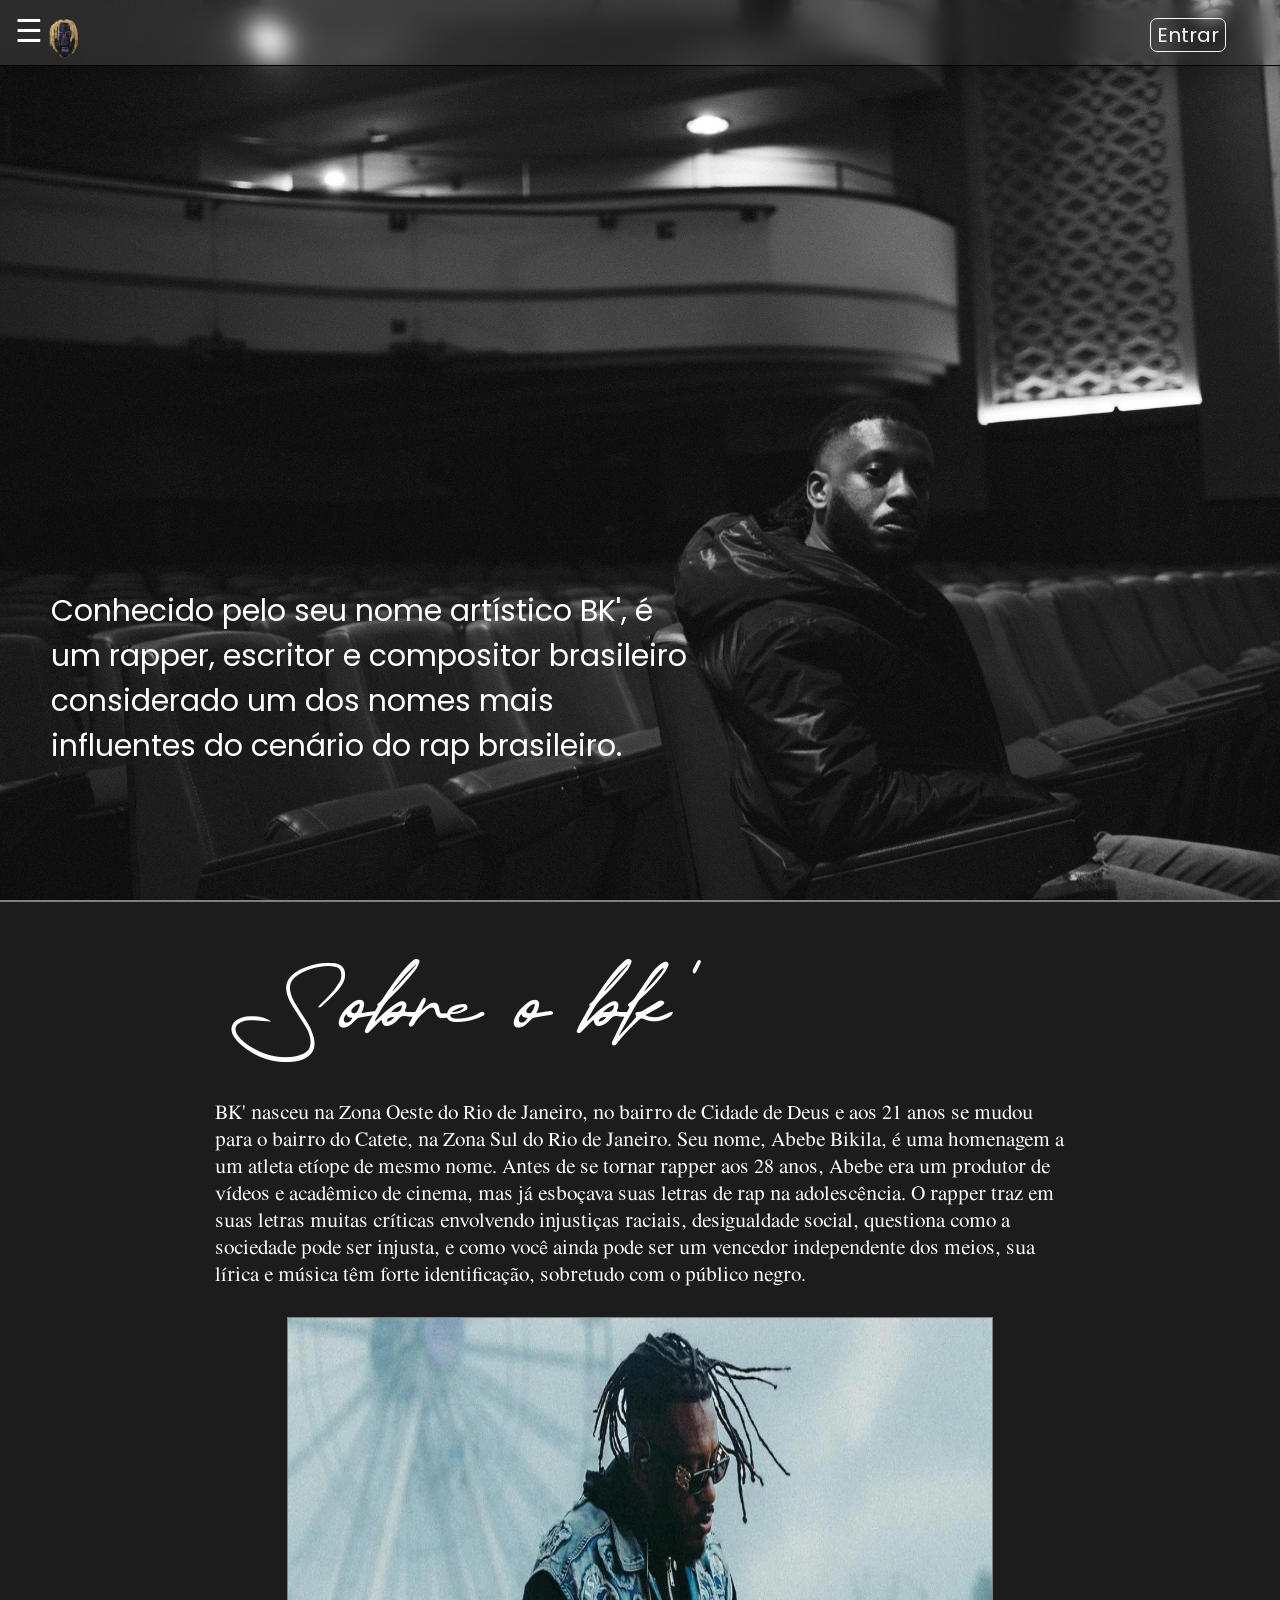
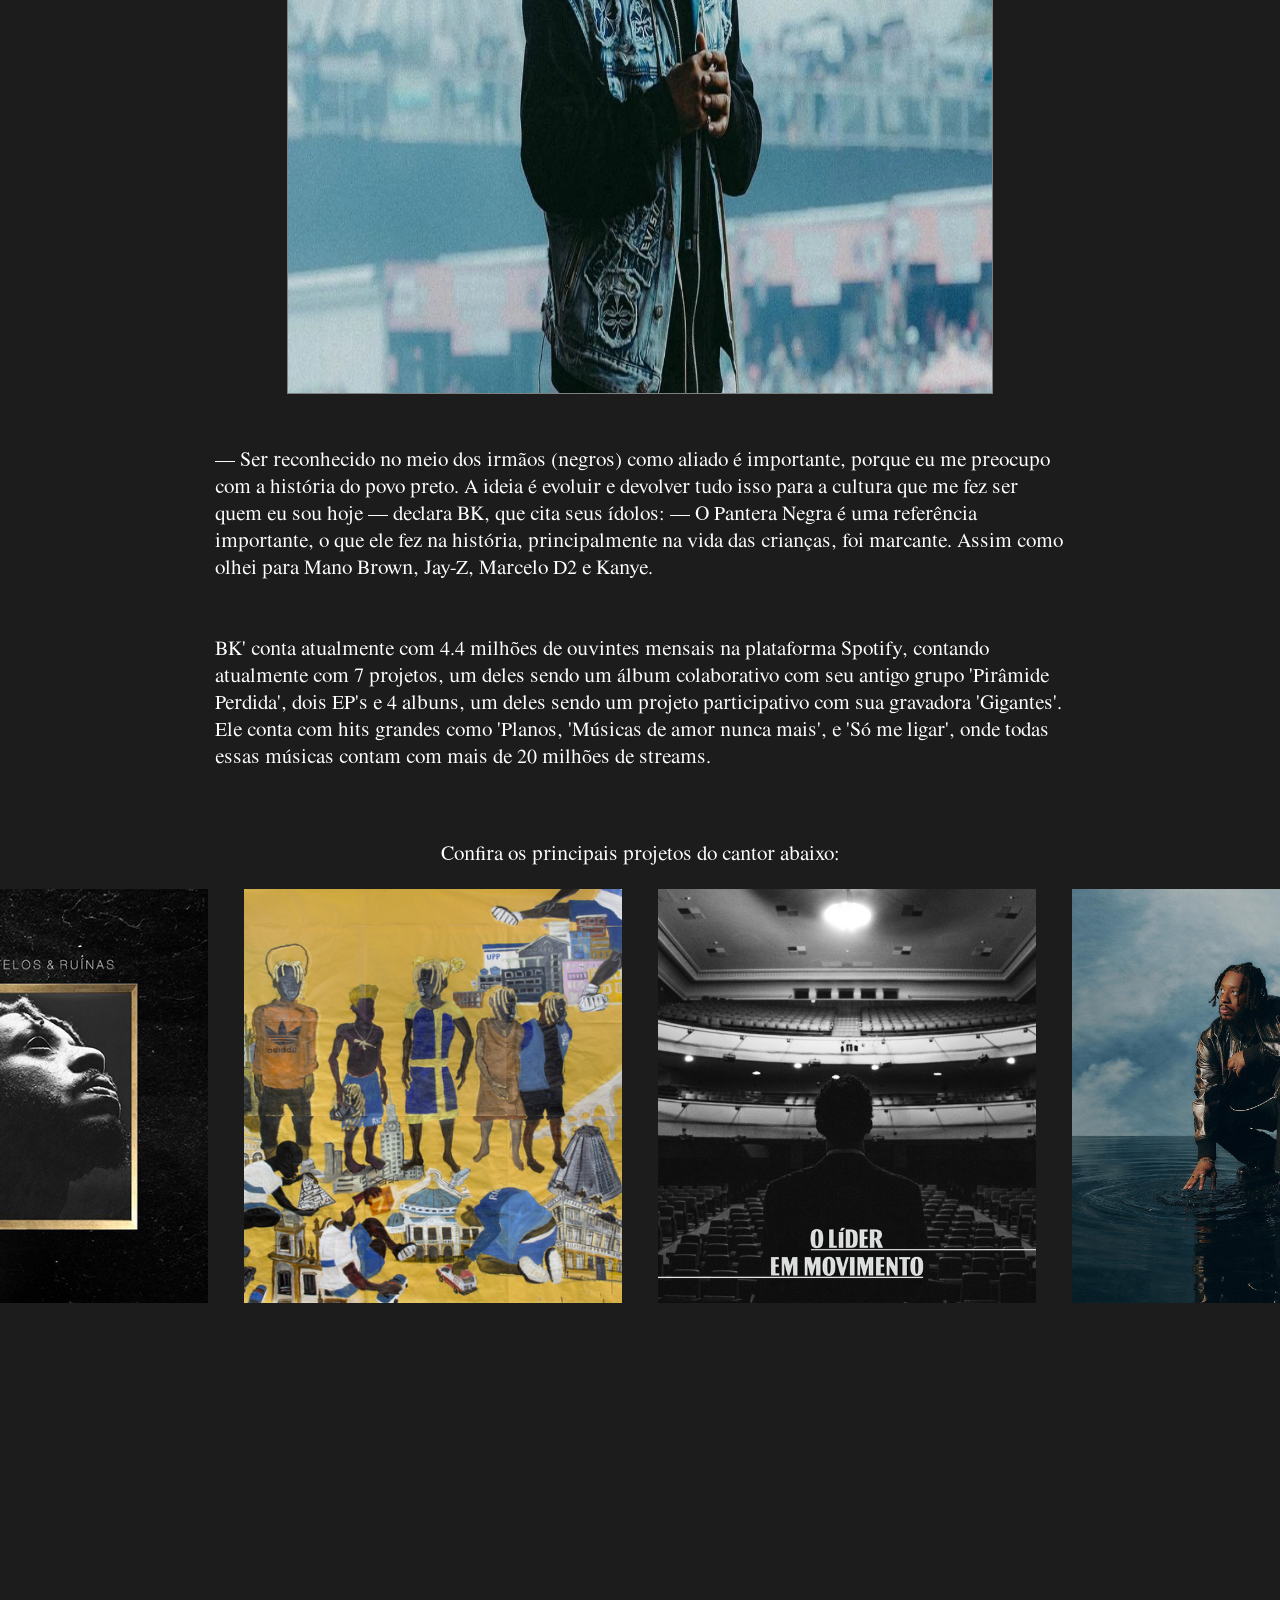
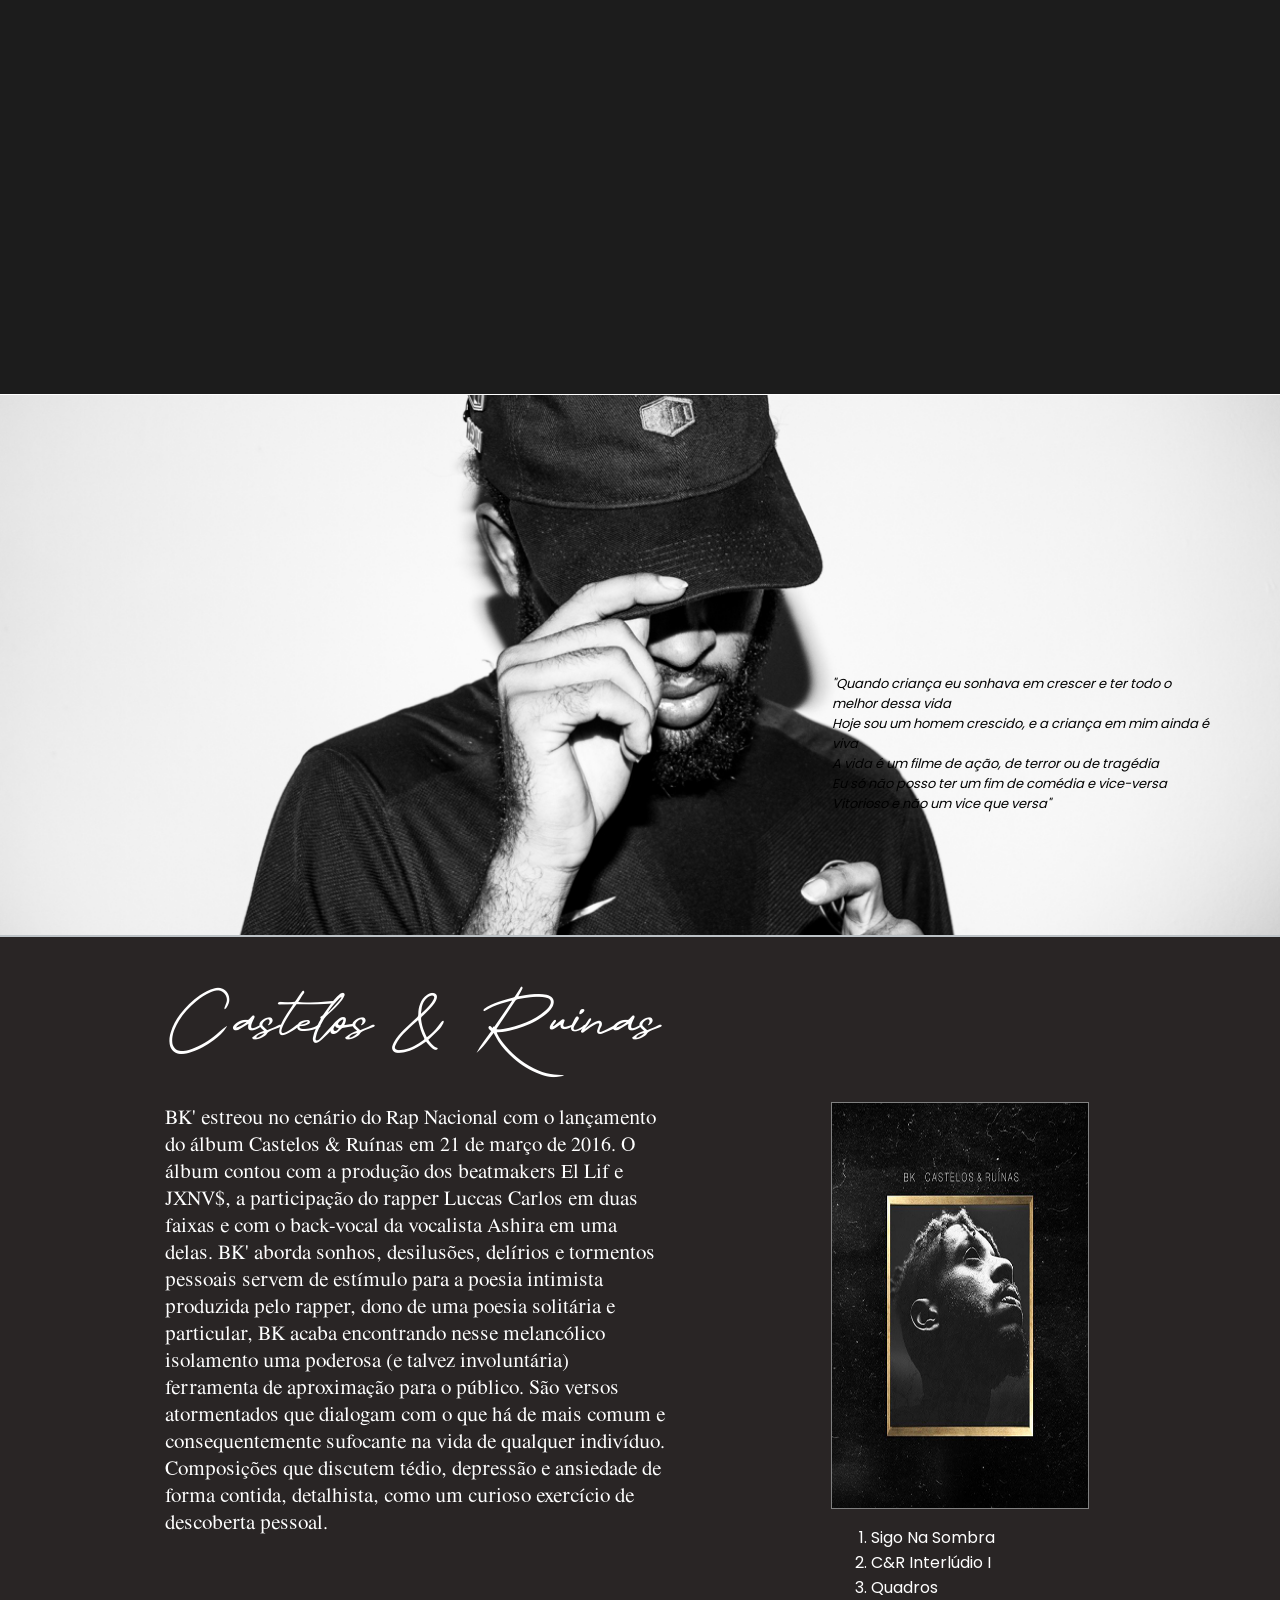
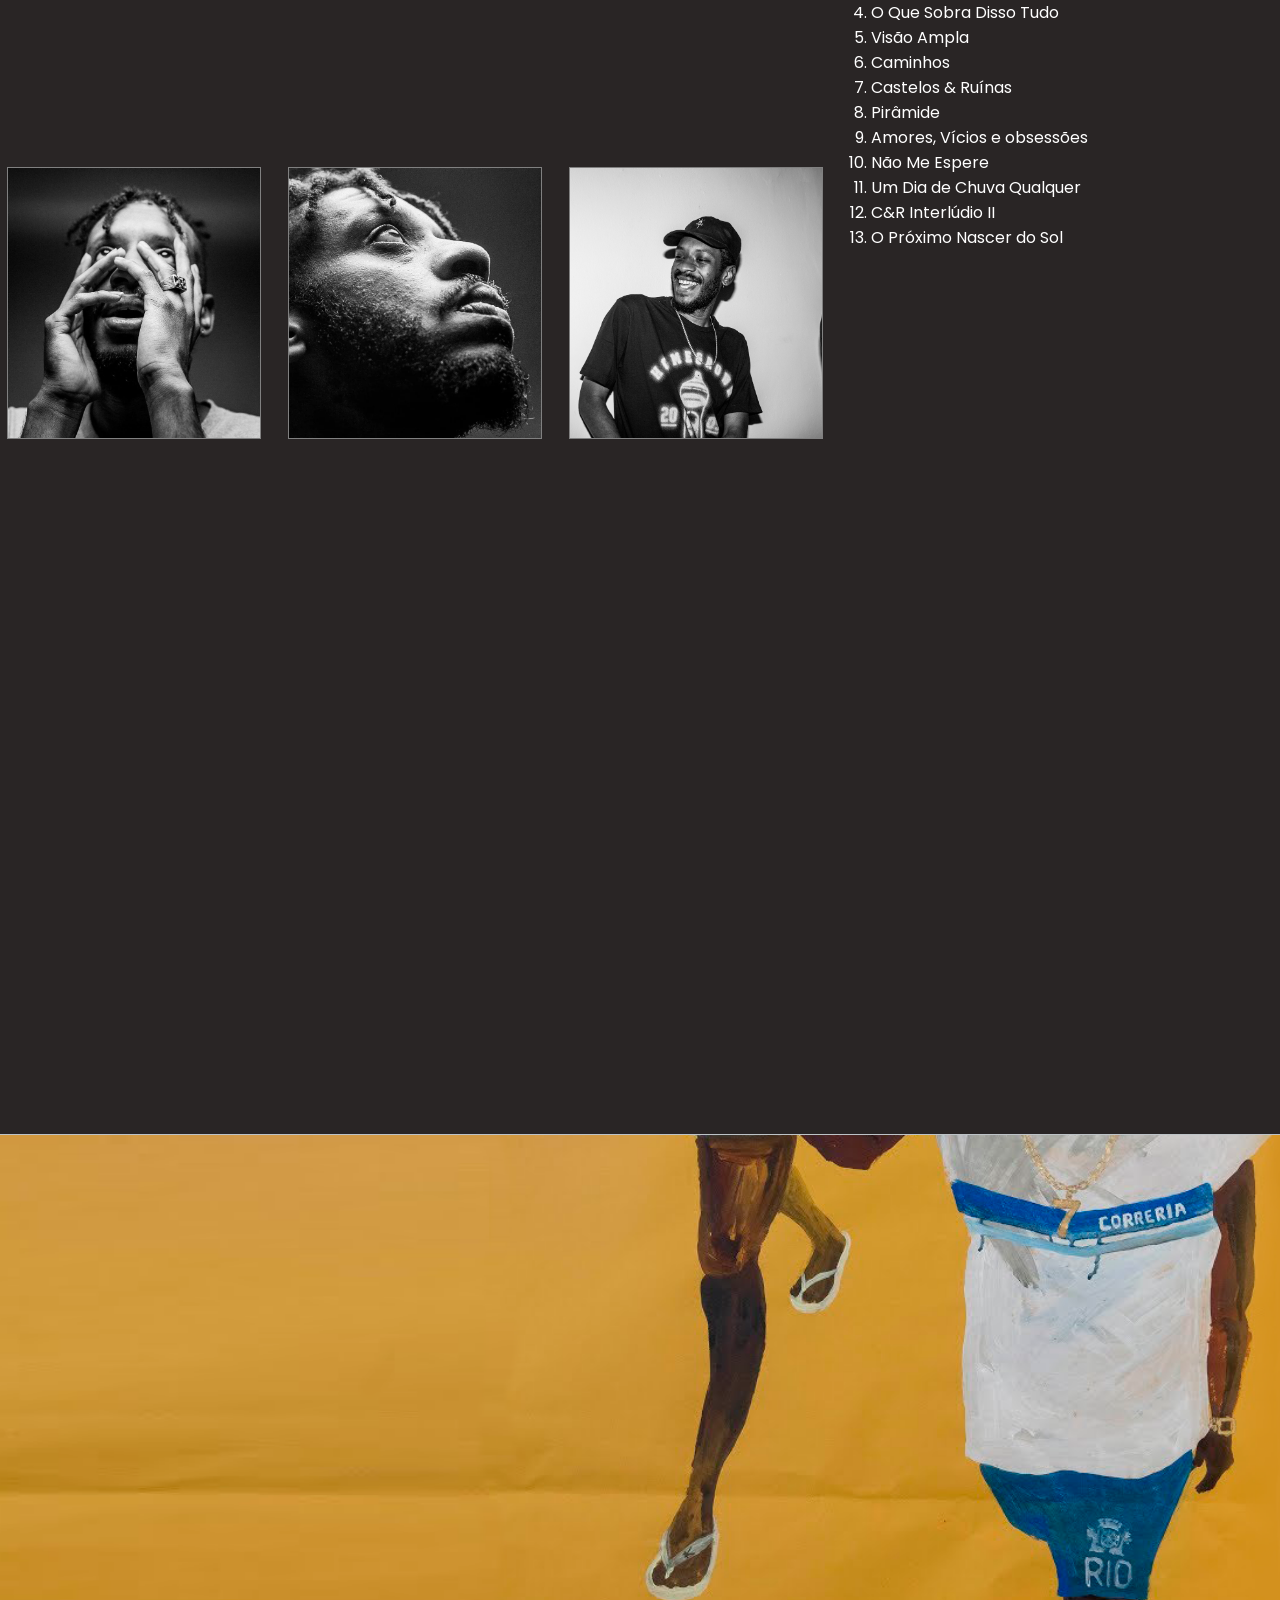
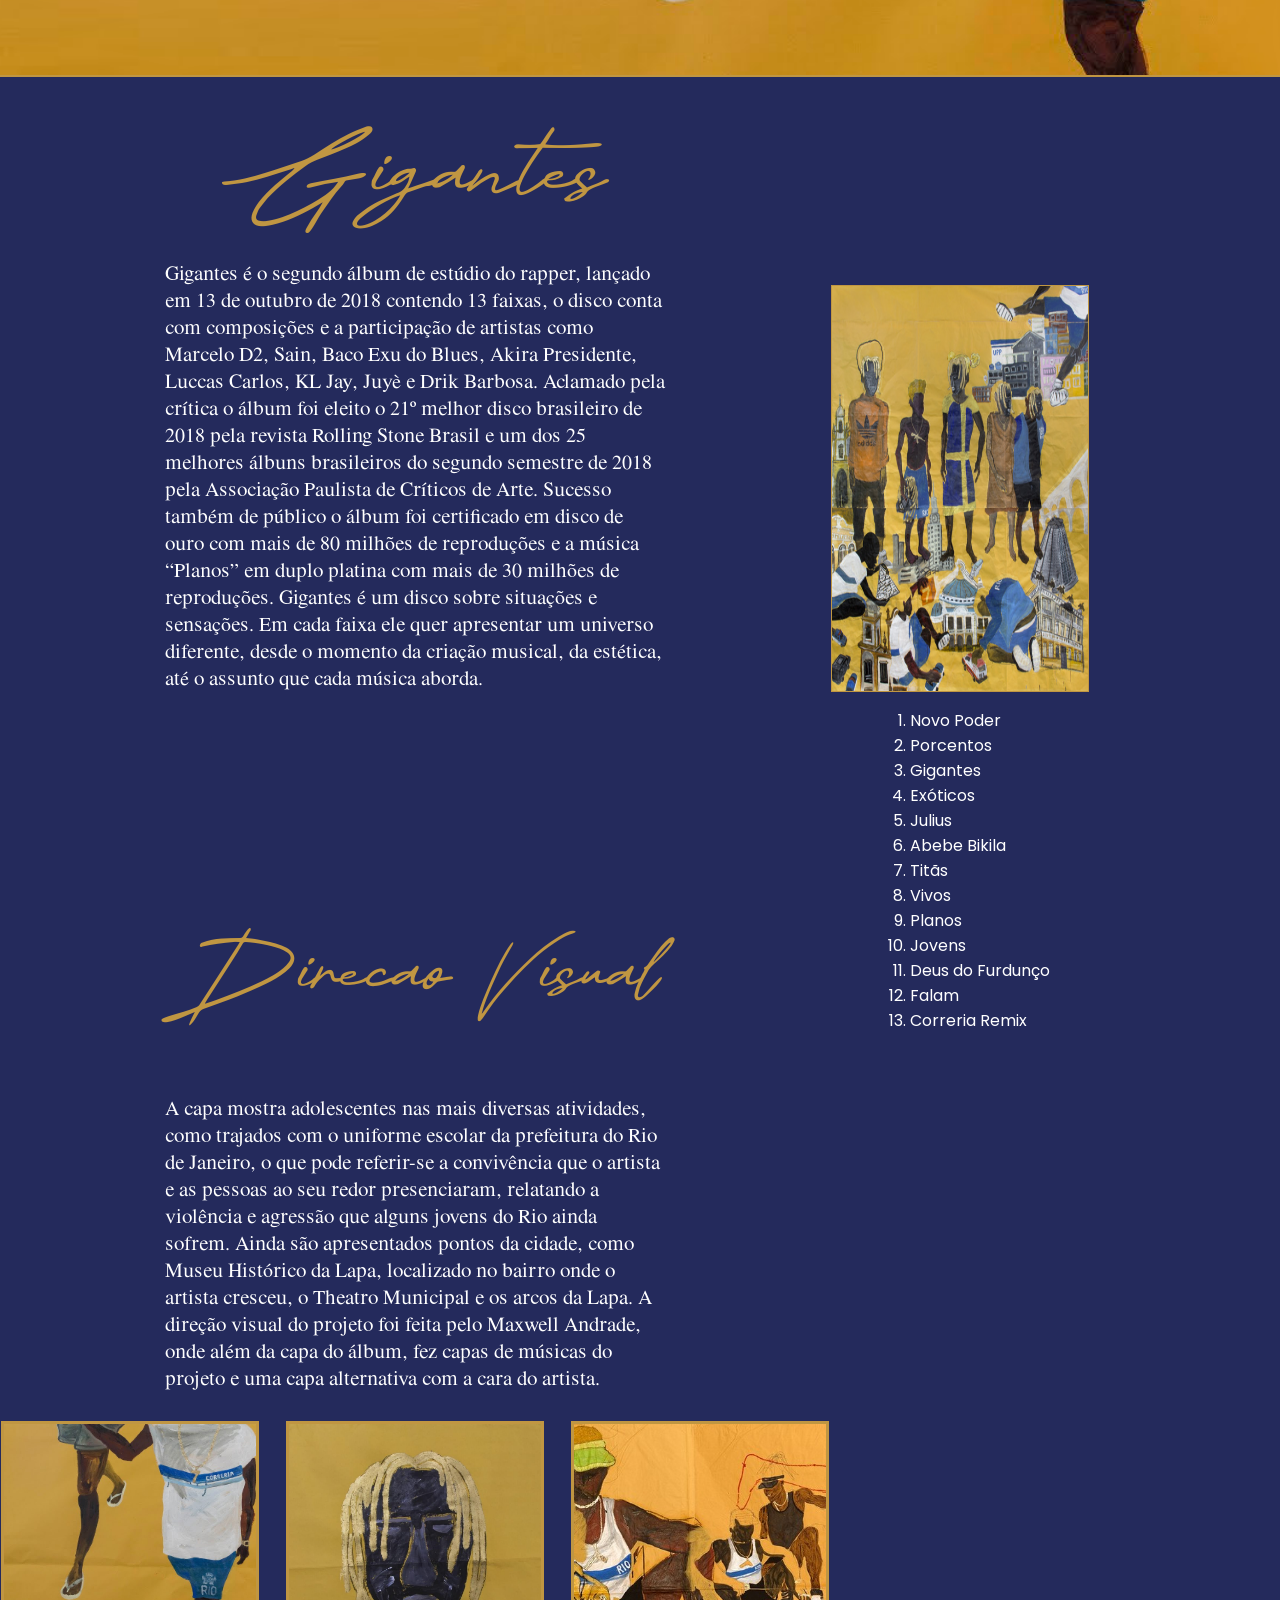
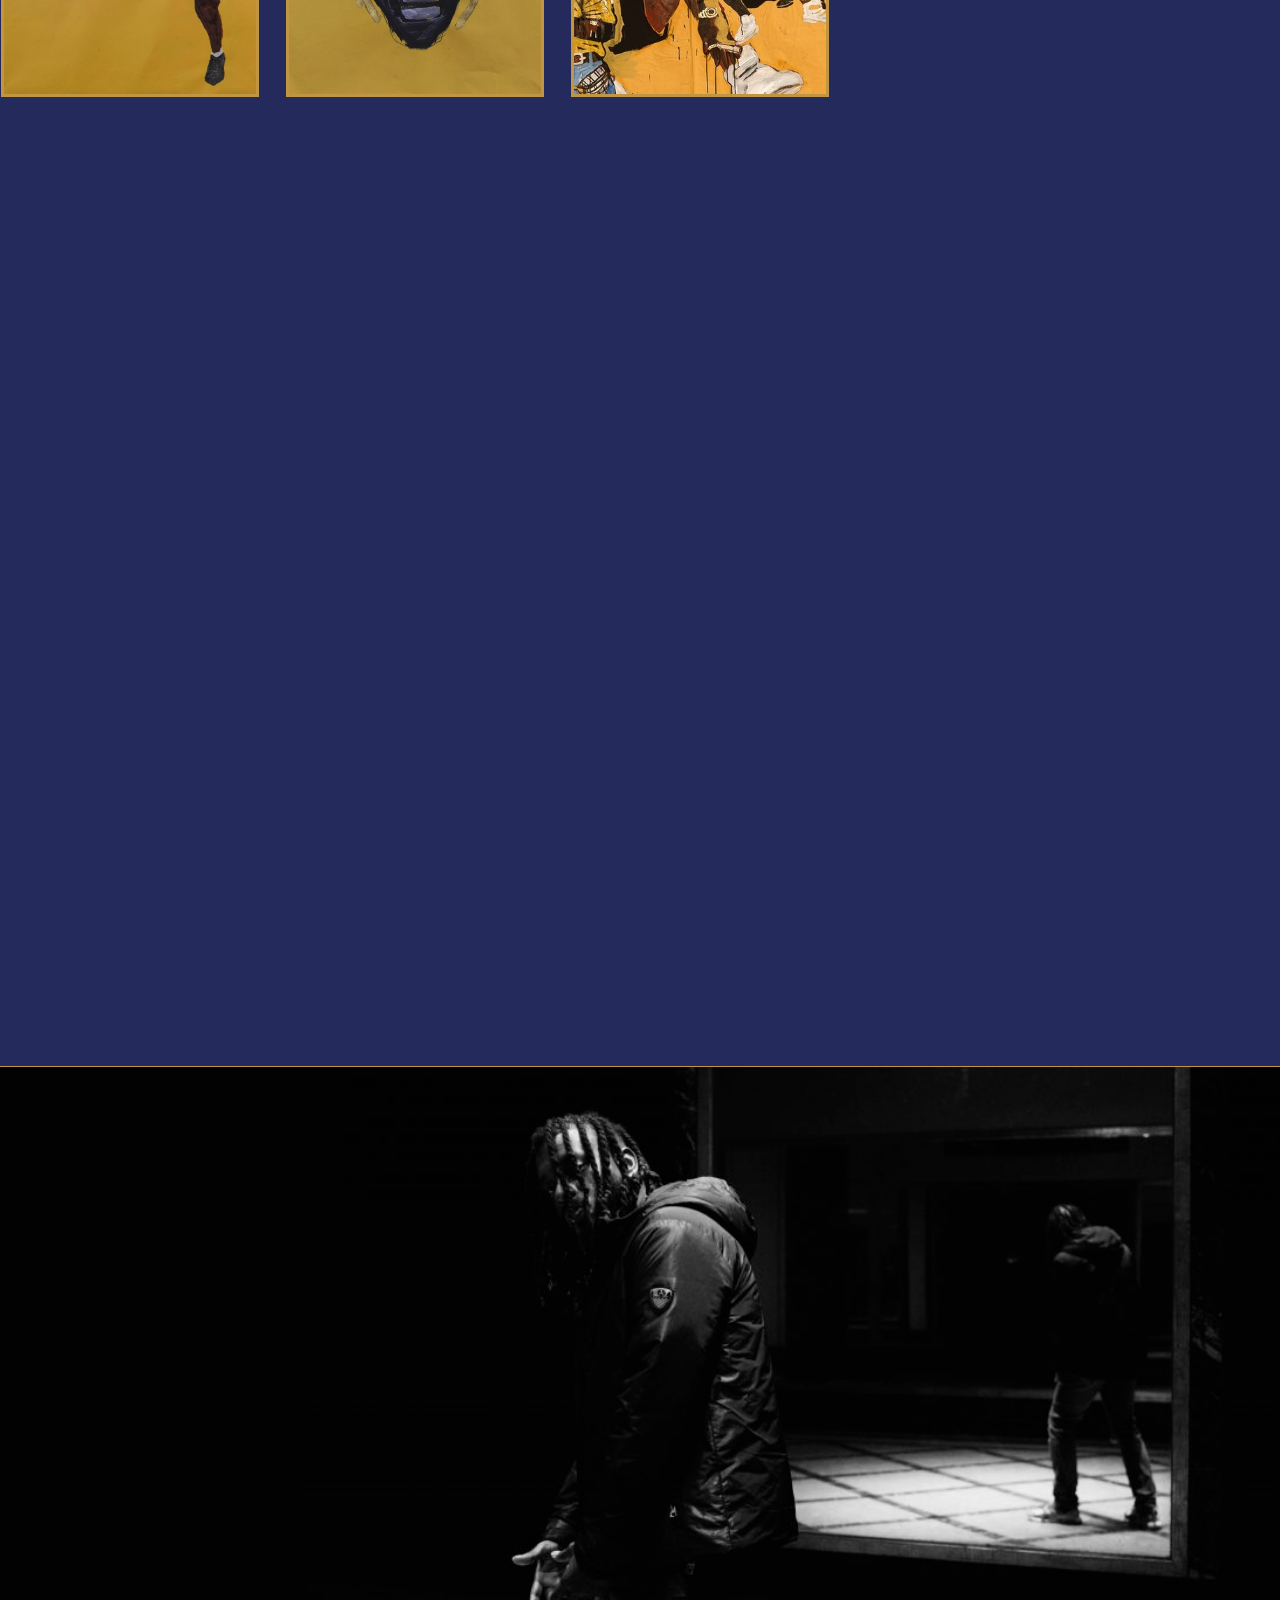
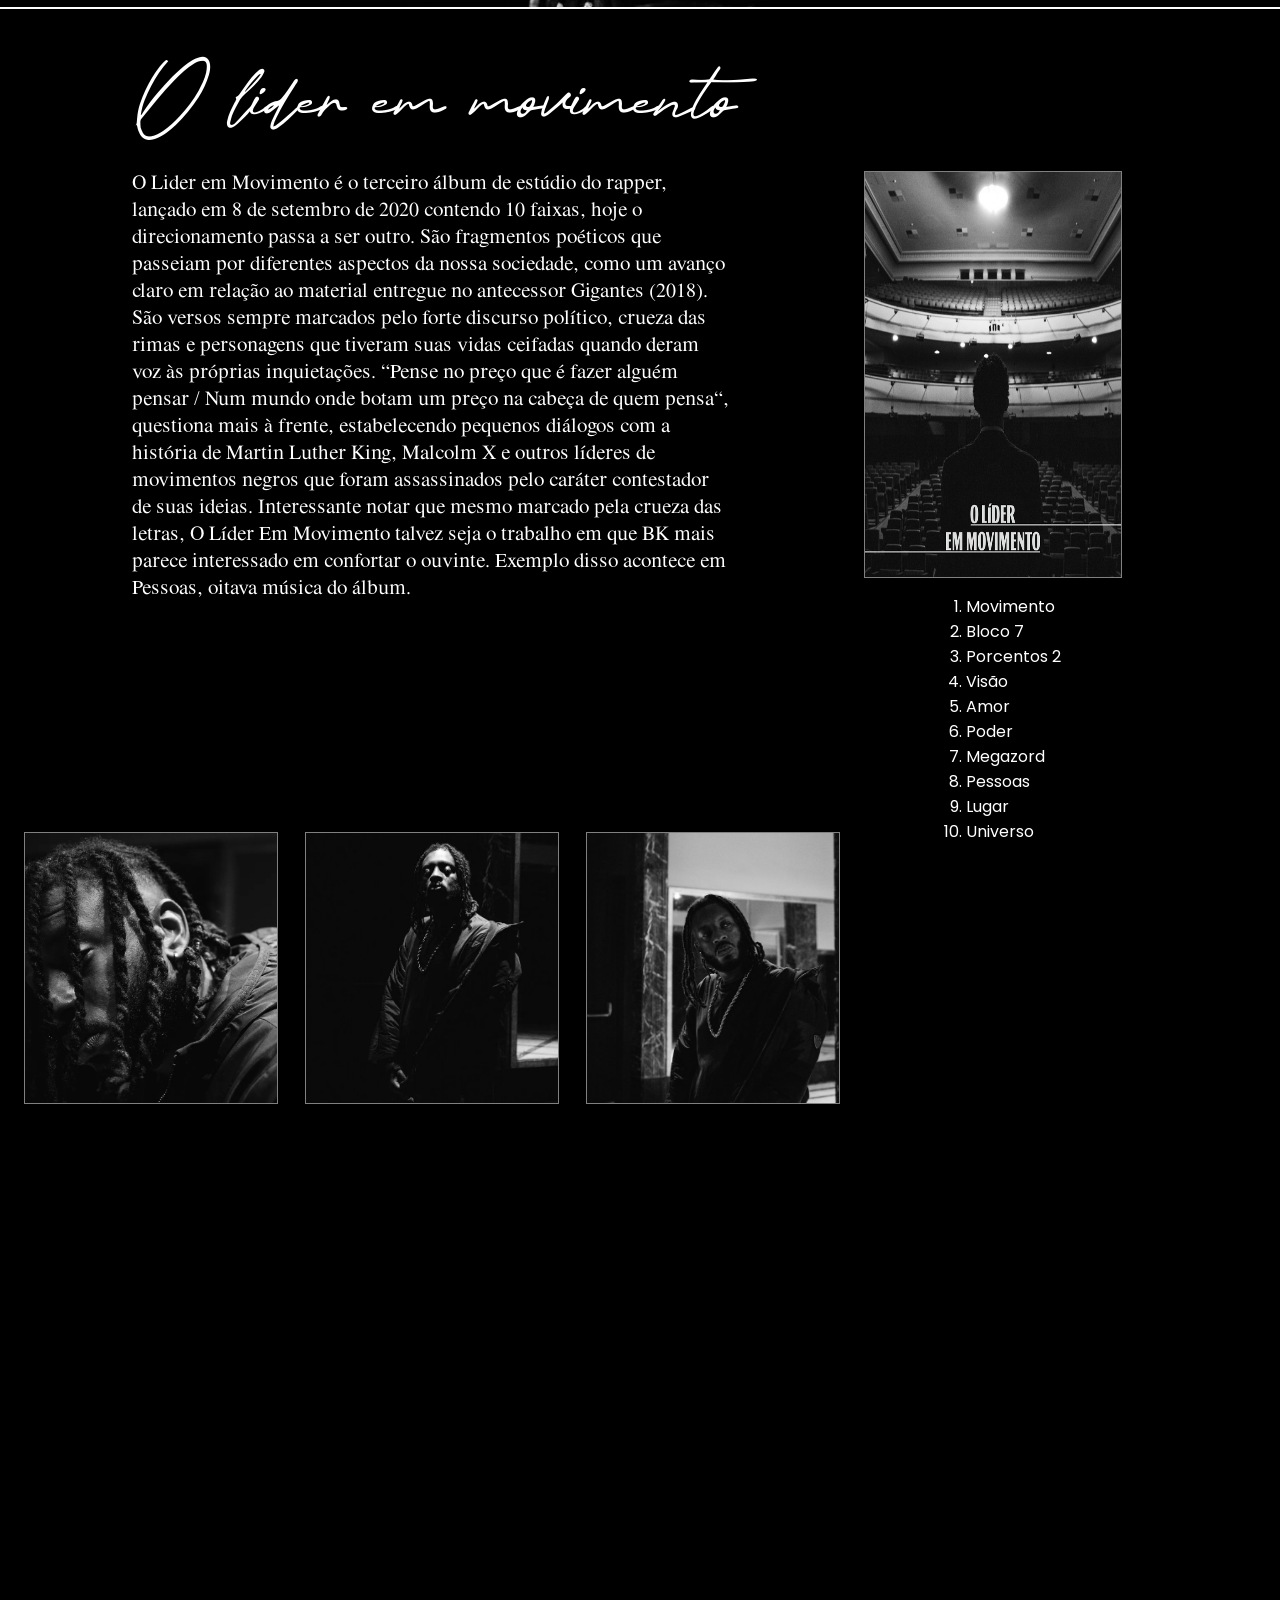
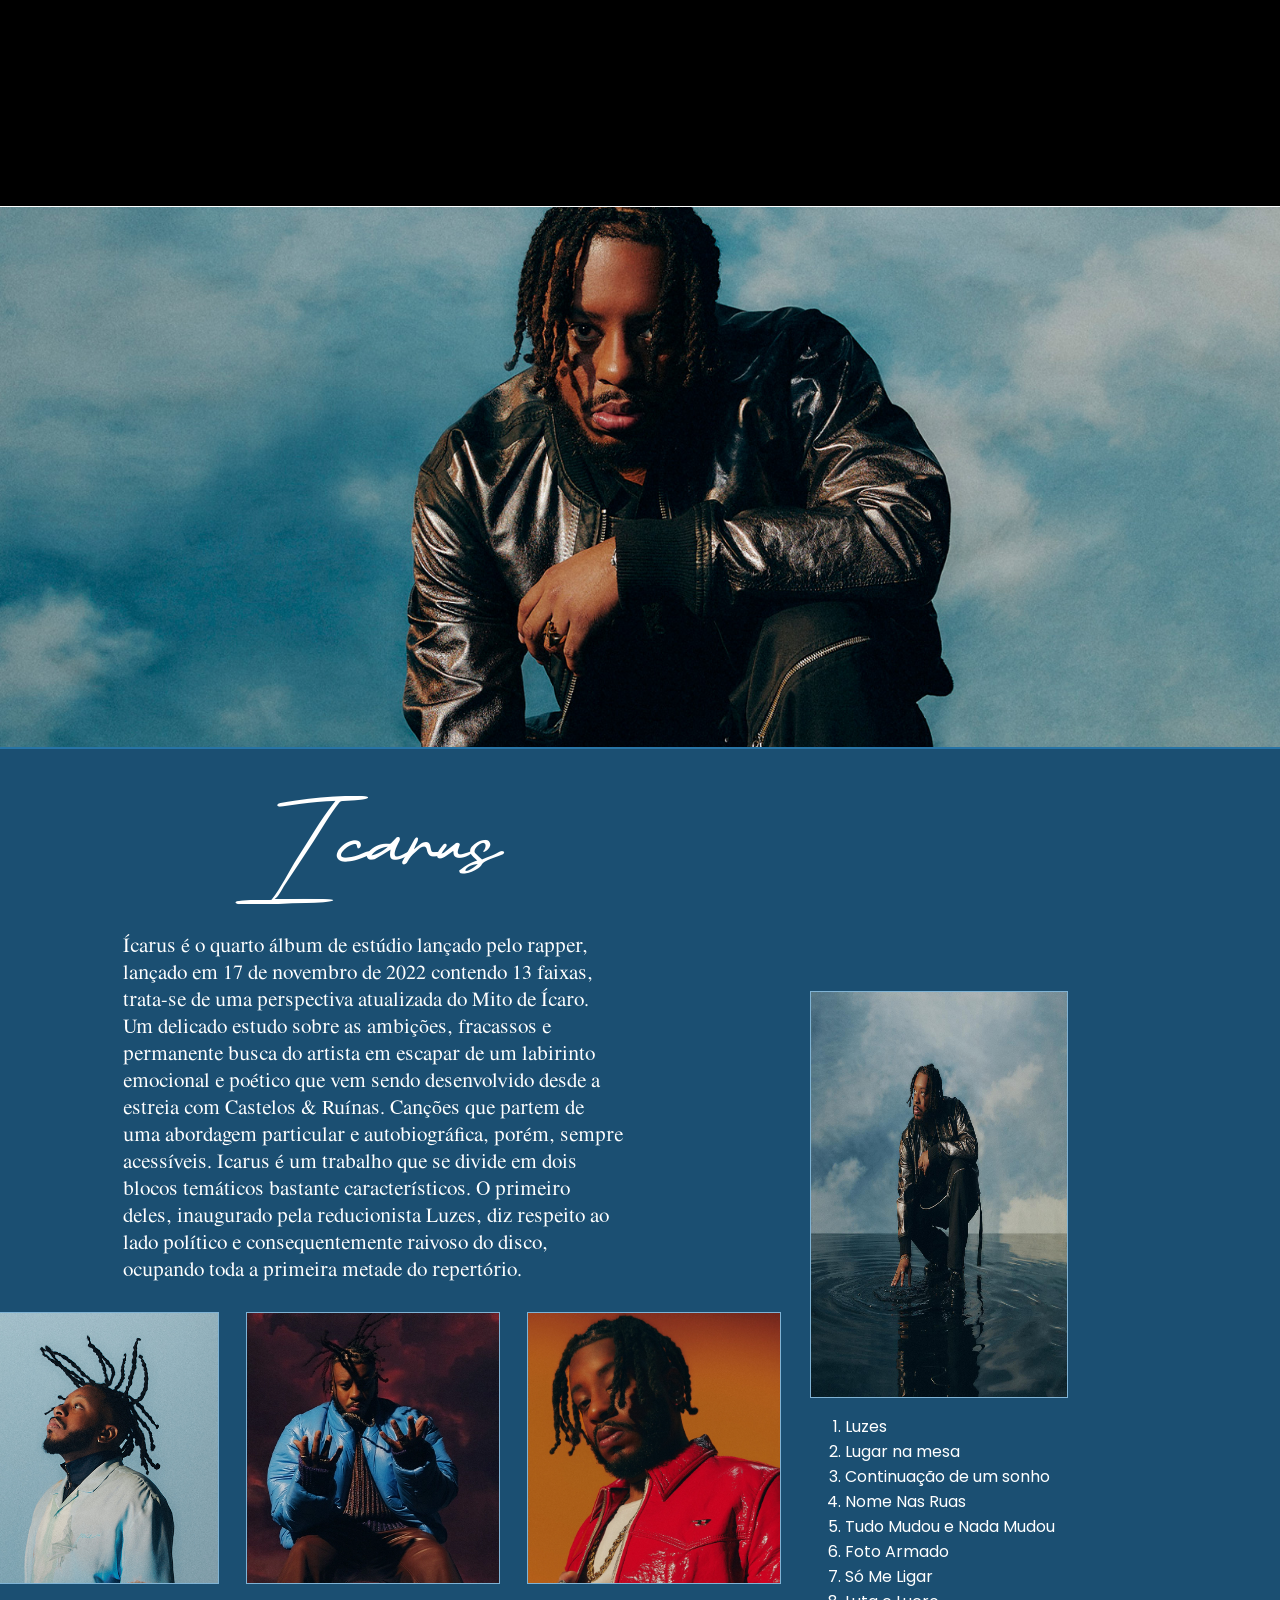
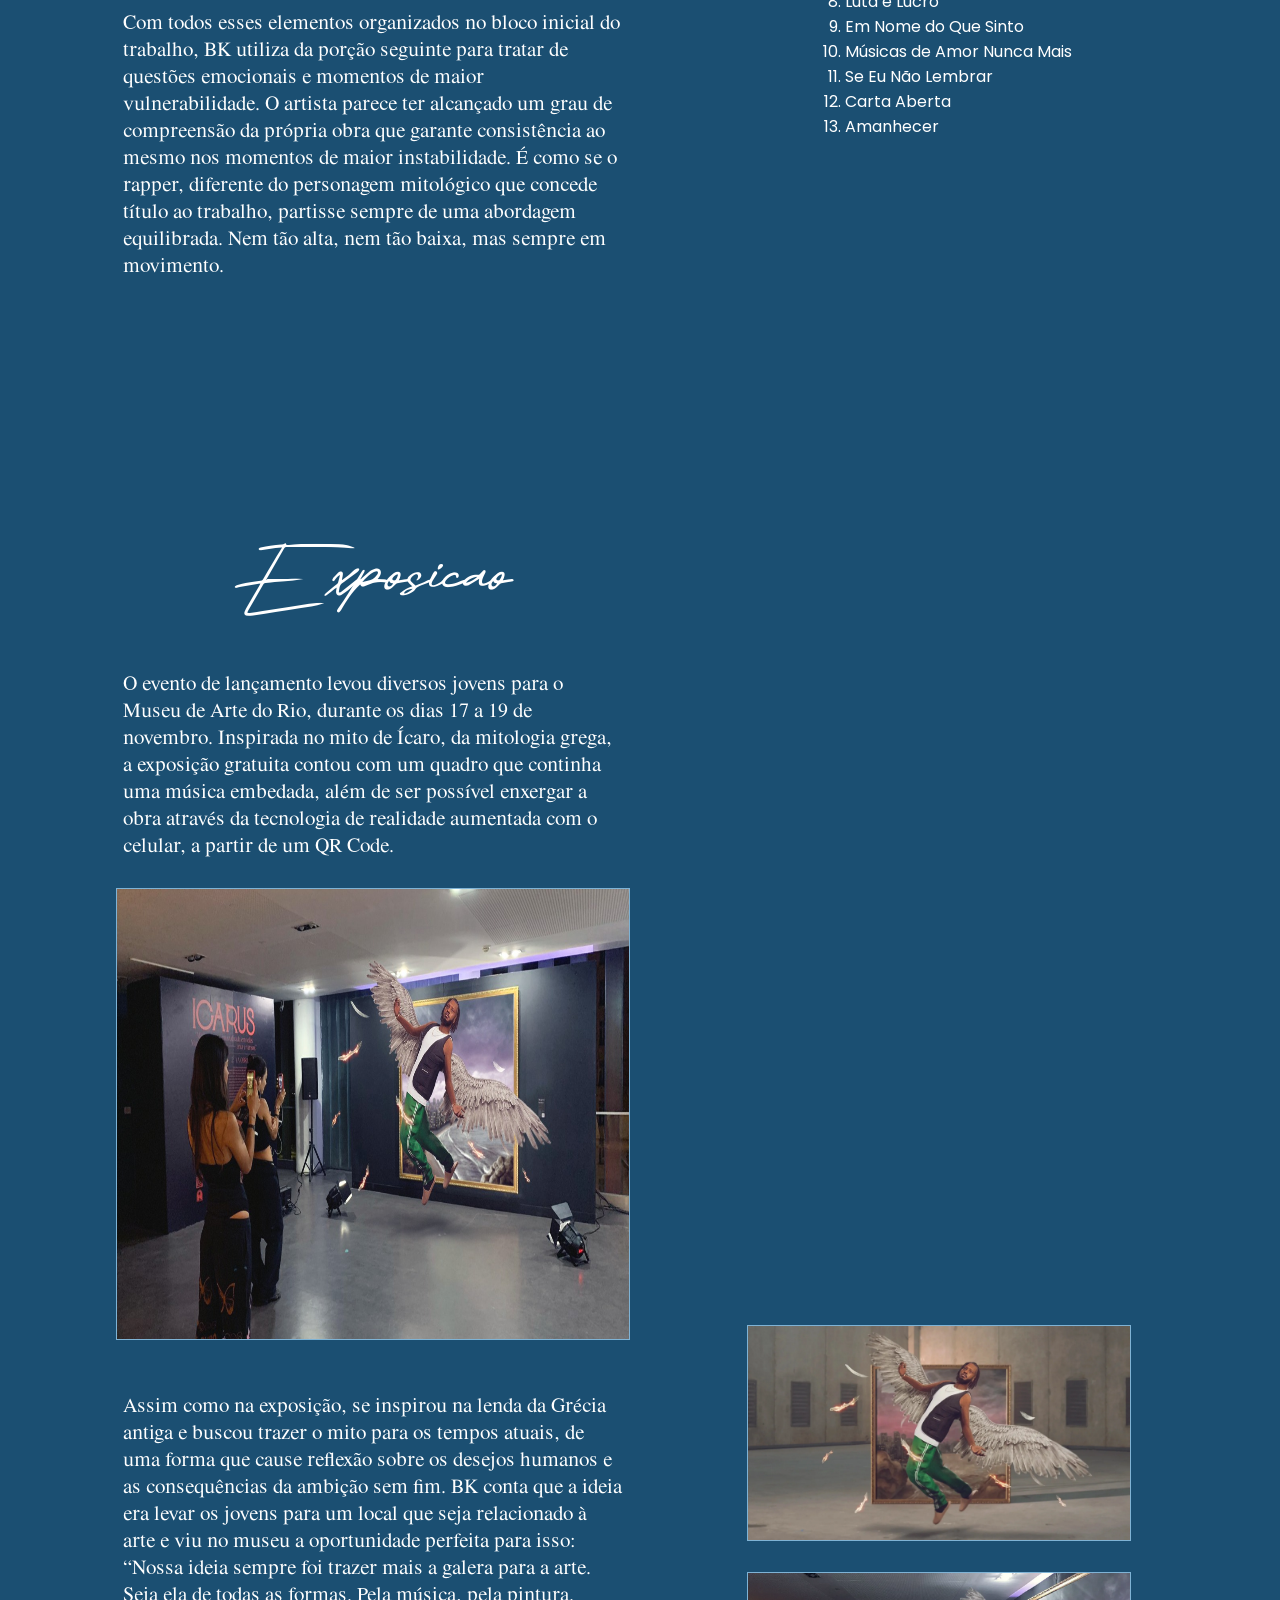
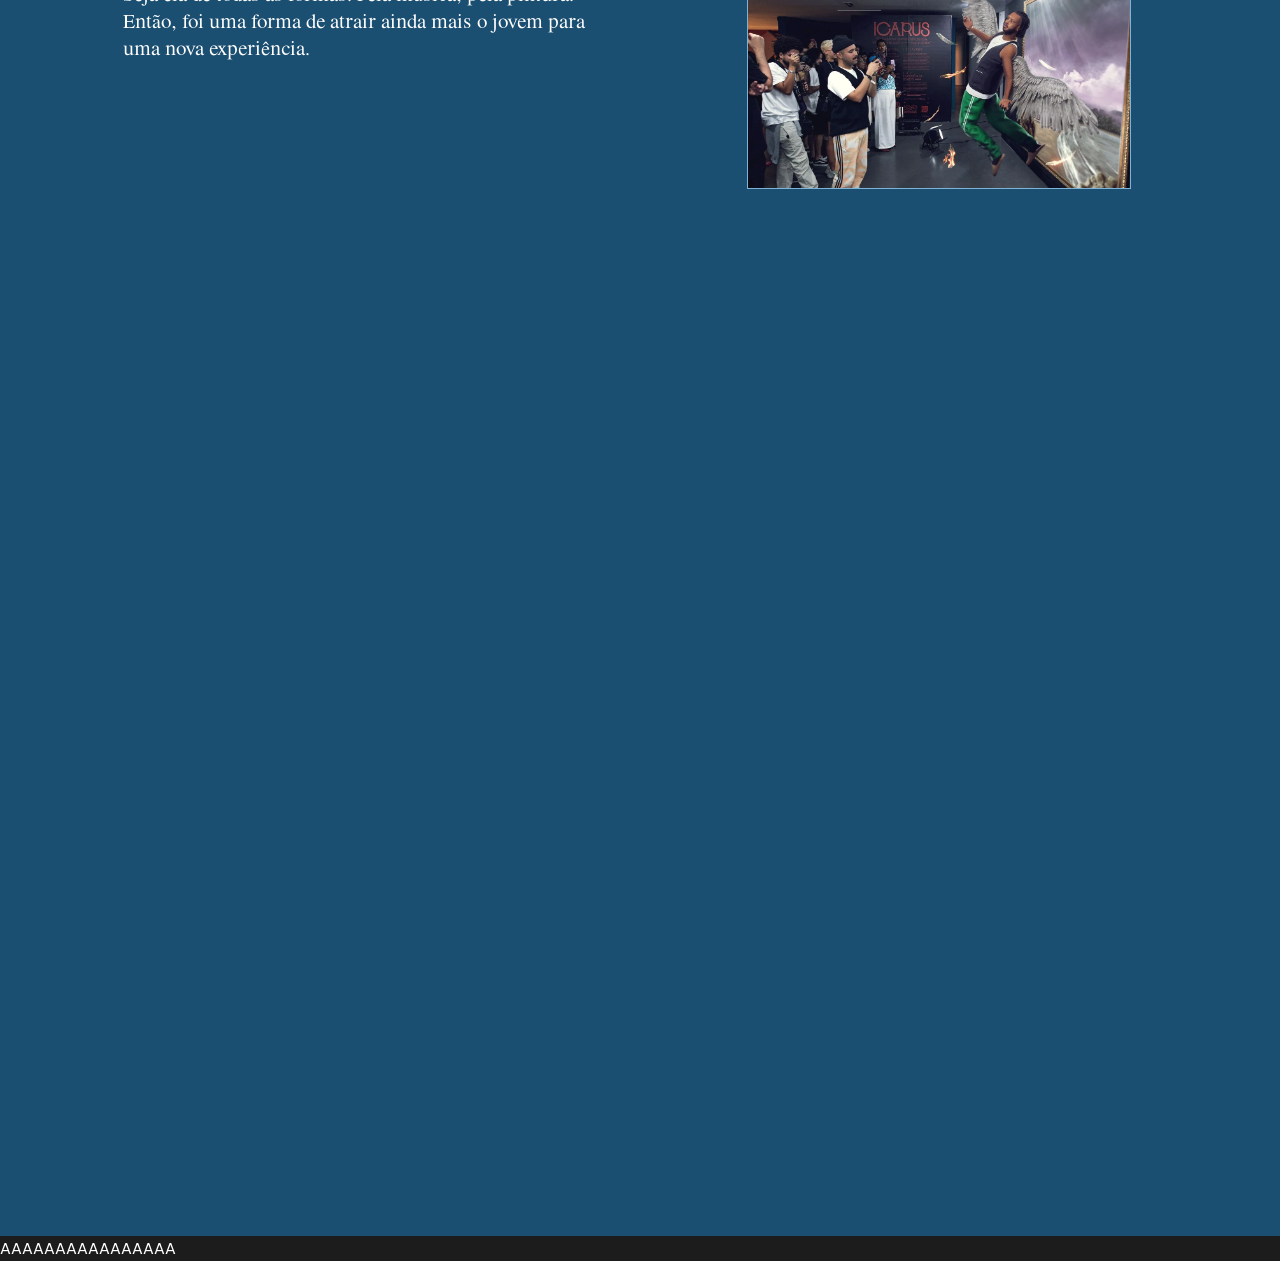
<file: index.html>
<!DOCTYPE html>
<html lang="pt-br">

<head>
  <meta charset="UTF-8">
  <meta name="viewport" content="width=device-width, initial-scale=1.0">
  <title>BK' - Tudo sobre o rapper</title>
  <link rel="shortcut icon" href="imgs/gigantes/98b2976f9f058ca8cafe986e9b898a2d.1000x1000x1.jpg">
  <link rel="stylesheet" href="css/styleHP.css">
</head>

<body>
  <div class="navbar">
    <div id="mySidepanel" class="sidepanel">
      <a href="javascript:void(0)" class="closebtn" onclick="closeNav()">&times;</a>
      <a href="#">Home</a>
      <a href="index.html#sobre-ir">Sobre o BK'</a>
      <a href="index.html#projetos-ir">Projetos</a>
      <a href="index.html#exposicao-ir">Exposição Icarus</a>
      <a href="#">Quiz</a>
      <a href="#">Pergunte aqui</a>
    </div>

    <button class="openbtn" onclick="openNav()">&#9776;</button>
    <img src="imgs/imgtitle.png" alt="BK' em Gigantes"> <!--<span>Tudo sobre o rapper BK'</span> -->
    <button class="login" id="clickable">Entrar</button>
  </div>

  <div class="header">
    <img src="imgs/olem/bkfoto5.jpg" alt="BK' Performando" class="banner">
    <p>Conhecido pelo seu nome artístico BK', é um rapper, escritor e compositor brasileiro considerado um dos nomes
      mais influentes do cenário do rap brasileiro.</p>
  </div>

  <div class="sobre" id="sobre-ir">
    <p class="sobre-title">Sobre o bk'</p>
    <span>BK' nasceu na Zona Oeste do Rio de Janeiro, no bairro de Cidade de Deus e aos 21 anos se mudou para o bairro
      do Catete, na Zona Sul do Rio de Janeiro. Seu nome, Abebe Bikila, é uma homenagem a um atleta etíope de mesmo
      nome. Antes de se tornar rapper aos 28 anos, Abebe era um produtor de vídeos e acadêmico de cinema, mas já
      esboçava suas letras de rap na adolescência. O rapper traz em suas letras muitas críticas envolvendo injustiças
      raciais, desigualdade social, questiona como a sociedade pode ser injusta, e como você ainda pode ser um vencedor
      independente dos meios, sua lírica e música têm forte identificação, sobretudo com o público negro. <br><br>
      <center><img class="bkshow-sobre" src="imgs/bk-imgs/bk-emshow.jpeg"></center>
      <br><br>
      — Ser reconhecido no meio dos irmãos (negros) como aliado é importante, porque eu me preocupo com a história do
      povo preto. A ideia é evoluir e devolver tudo isso para a cultura que me fez ser quem eu sou hoje — declara BK,

      que cita seus ídolos: — O Pantera Negra é uma referência importante, o que ele fez na história, principalmente
      na
      vida das crianças, foi marcante. Assim como olhei para Mano Brown, Jay-Z, Marcelo D2 e Kanye. <br><br>
      <br>
      BK' conta atualmente com 4.4 milhões de ouvintes mensais na plataforma Spotify, contando atualmente com 7
      projetos, um deles sendo um álbum colaborativo com seu antigo grupo 'Pirâmide Perdida', dois EP's e 4 albuns, um
      deles sendo um projeto participativo com sua gravadora 'Gigantes'. Ele conta com hits grandes como 'Planos,
      'Músicas de amor nunca mais', e 'Só me ligar', onde todas essas músicas contam com mais de 20 milhões de
      streams.
    </span>
    <div id="projetos-ir"></div>
    <br><br>
    
    <p class="confira-projetos">Confira os principais projetos do cantor abaixo:</p>
    <div id="img-track">
      <div class="image-container cer-clickable">
        <a href="index.html#cer-ir"><img class="image" src="imgs/castelos&ruinas/castelos&ruinas.png"
            alt="Capa de 'Castelos & Ruínas'" draggable="false">
          <div class="text-overlay">Castelos & Ruínas</div>
        </a>
      </div>

      <div class="image-container gigantes-clickable">
        <a href="index.html#gigantes-ir"><img class="image" src="imgs/gigantes/gigantes.png" alt="Capa de 'Gigantes'"
            draggable="false">
          <div class="text-overlay">Gigantes</div>
        </a>
      </div>

      <div class="image-container olem-clickable">
        <a href="index.html#olem-ir"><img class="image" src="imgs/olem/lideremmovimento.jpeg"
            alt="Capa de 'O líder em movimento'" draggable="false">
          <div class="text-overlay">O líder em movimento</div>
        </a>
      </div>

      <div class="image-container icarus-clickable">
        <a href="index.html#icarus-ir"><img class="image" src="imgs/icarus/icarus.jpeg" alt="Capa de 'Icarus'"
            draggable="false">
          <div class="text-overlay">Icarus</div>
        </a>
      </div>
    </div>
  </div>

  <div class="projetos">
    <div class="casteloseruinas" id="cer-ir">
      <img class="bk-bloco" src="imgs/bk-imgs/bkbloco.jpg">
      <p>"Quando criança eu sonhava em crescer e ter todo o melhor dessa vida<br>
        Hoje sou um homem crescido, e a criança em mim ainda é viva<br>
        A vida é um filme de ação, de terror ou de tragédia<br>
        Eu só não posso ter um fim de comédia e vice-versa<br>
        Vitorioso e não um vice que versa"<br></p>
      <div class="container-cer">
        <div class="texto-cer">
          <div class="title-cer">Castelos & Ruinas</div><br>

          BK' estreou no cenário do Rap Nacional com o lançamento do álbum Castelos & Ruínas em 21
          de março de 2016. O álbum contou com a produção
          dos beatmakers El Lif e JXNV$, a participação do rapper Luccas Carlos em duas faixas e com o back-vocal da
          vocalista Ashira em uma delas.
          BK' aborda sonhos, desilusões, delírios e tormentos pessoais servem de estímulo para a poesia intimista
          produzida pelo rapper, dono de uma poesia solitária e particular, BK acaba encontrando nesse melancólico
          isolamento uma poderosa (e
          talvez involuntária) ferramenta de aproximação para o público. São versos atormentados que dialogam com o que
          há de mais comum e consequentemente sufocante na vida de qualquer indivíduo. Composições que discutem tédio,
          depressão e ansiedade de forma contida, detalhista, como um curioso exercício de descoberta pessoal.
          <br><br>
          <iframe style="border-radius:12px"
            src="https://open.spotify.com/embed/album/2R3jSaMM1H6qecjhZtlgJH?utm_source=generator" width="100%"
            height="175" frameBorder="0" allowfullscreen=""
            allow="autoplay; clipboard-write; encrypted-media; fullscreen; picture-in-picture"
            loading="lazy"></iframe><br>
          <div id="img-trackcer" data-mouse-down-at="0" data-prev-percentage="0">
            <img class="image" src="imgs/castelos&ruinas/bk-foto1.jpg" draggable="false">
            <img class="image" src="imgs/castelos&ruinas/bkface.png" draggable="false">
            <img class="image" src="imgs/bk-imgs/bkrindo.jpg" draggable="false">
          </div>
        </div>

        <div class="imagem-cer">
          <img class="capa-cer" src="imgs/castelos&ruinas/castelos&ruinas.png">
          <ol>
            <li>Sigo Na Sombra</li>
            <li>C&R Interlúdio I</li>
            <li>Quadros</li>
            <li>O Que Sobra Disso Tudo</li>
            <li>Visão Ampla</li>
            <li>Caminhos</li>
            <li>Castelos & Ruínas</li>
            <li>Pirâmide</li>
            <li>Amores, Vícios e obsessões</li>
            <li>Não Me Espere</li>
            <li>Um Dia de Chuva Qualquer</li>
            <li>C&R Interlúdio II</li>
            <li>O Próximo Nascer do Sol</li>
          </ol>
        </div>
      </div>

    </div>
    <div class="gigantes" id="gigantes-ir">
      <img class="correria-banner" src="imgs/gigantes/banner.png" alt="">
      <div class="container-gigantes">
        <div class="texto-gigantes">
          <div class="gigantes-title">Gigantes</div>
          Gigantes é o segundo álbum de estúdio do rapper, lançado em 13 de outubro de 2018
          contendo 13 faixas, o disco conta com composições e a participação de artistas como Marcelo D2, Sain, Baco Exu
          do Blues, Akira Presidente, Luccas Carlos, KL Jay, Juyè e Drik Barbosa. Aclamado pela crítica o álbum foi
          eleito o 21º melhor disco brasileiro de 2018 pela
          revista Rolling Stone Brasil e um dos 25 melhores álbuns brasileiros do segundo semestre de 2018 pela
          Associação Paulista de Críticos de Arte.
          Sucesso também de público o álbum foi certificado em disco de ouro
          com mais de 80 milhões de reproduções e a música “Planos” em duplo platina com mais de 30 milhões de
          reproduções. Gigantes é um disco sobre situações e sensações. Em cada faixa ele quer apresentar um universo
          diferente, desde o momento da criação musical, da estética, até o assunto que cada música aborda.
          <br><br>
          <iframe style="border-radius:12px"
            src="https://open.spotify.com/embed/album/4W2IL1NXpcbsYmGdAjeJGg?utm_source=generator" width="100%"
            height="175" frameBorder="0" allowfullscreen=""
            allow="autoplay; clipboard-write; encrypted-media; fullscreen; picture-in-picture" loading="lazy"></iframe>
          <p>Direcao Visual</p>
          <div class="texto-gigantes">A capa mostra adolescentes nas mais diversas atividades, como trajados com o
            uniforme escolar da prefeitura do
            Rio de Janeiro, o que pode referir-se a convivência que o artista e as pessoas ao seu redor presenciaram,
            relatando a violência e agressão que alguns jovens do Rio ainda sofrem. Ainda são apresentados pontos da
            cidade, como Museu Histórico da Lapa, localizado no bairro onde o artista cresceu, o Theatro Municipal e os
            arcos da Lapa. A direção visual do projeto foi feita pelo Maxwell Andrade, onde além da capa do álbum, fez
            capas de músicas do projeto e uma capa alternativa com a cara do artista. <br><br>
            <div id="img-trackgigantes" data-mouse-down-at="0" data-prev-percentage="0">
              <img class="image" src="imgs/gigantes/correria.jpg" draggable="false">
              <img class="image" src="imgs/gigantes/98b2976f9f058ca8cafe986e9b898a2d.1000x1000x1.jpg" draggable="false">
              <img class="image" src="imgs/gigantes/2019-11-26-serie-pardo-e-papel-de-maxwell-alexandre-2-312hwqn.jpg"
                draggable="false">
            </div>
          </div>
        </div>

        <div class="imagem-gigantes">
          <img class="capa-gigantes" src="imgs/gigantes/gigantes.png">
          <ol>
            <li>Novo Poder</li>
            <li>Porcentos</li>
            <li>Gigantes</li>
            <li>Exóticos</li>
            <li>Julius</li>
            <li>Abebe Bikila</li>
            <li>Titãs</li>
            <li>Vivos</li>
            <li>Planos</li>
            <li>Jovens</li>
            <li>Deus do Furdunço</li>
            <li>Falam</li>
            <li>Correria Remix</li>
          </ol>
        </div>
      </div>
    </div>








    <div class="olideremovimento" id="olem-ir">
      <img class="olem-banner" src="imgs/olem/banner.png" alt="">
      <div class="container-olem">
        <div class="texto-olem">
          <div class="title-olem-1">O lider em movimento</div>
          O Lider em Movimento é o terceiro álbum de estúdio do rapper, lançado em 8 de setembro de 2020
          contendo 10 faixas, hoje o direcionamento passa a ser outro. São fragmentos poéticos que passeiam por
          diferentes aspectos da nossa sociedade, como um avanço claro em relação ao material entregue no antecessor
          Gigantes (2018). São versos sempre marcados pelo forte discurso político, crueza das rimas e personagens que
          tiveram suas vidas ceifadas quando deram voz às próprias inquietações. “Pense no preço que é fazer alguém
          pensar / Num mundo onde botam um preço na cabeça de quem pensa“, questiona mais à frente, estabelecendo
          pequenos diálogos com a história de Martin Luther King, Malcolm X e outros líderes de
          movimentos negros que foram assassinados pelo caráter contestador de suas ideias. Interessante notar que mesmo
          marcado pela crueza das letras, O Líder Em Movimento talvez seja o trabalho em que BK mais parece interessado
          em confortar o ouvinte. Exemplo disso acontece em Pessoas, oitava música do álbum.
          <br><br>
          <iframe style="border-radius:12px"
            src="https://open.spotify.com/embed/album/5YcCaIe5wa22O3vZsX0od5?utm_source=generator" width="100%"
            height="175" frameBorder="0" allowfullscreen=""
            allow="autoplay; clipboard-write; encrypted-media; fullscreen; picture-in-picture"
            loading="lazy"></iframe><br>
          <div id="img-trackolem" data-mouse-down-at="0" data-prev-percentage="0">
            <img class="image" src="imgs/olem/bkfoto.png" draggable="false">
            <img class="image" src="imgs/olem/bkfoto1.png" draggable="false">
            <img class="image" src="imgs/olem/bkfoto3.jpg" draggable="false">
          </div>
        </div>

        <div class="imagem-olem">
          <img class="capa-olem" src="imgs/olem/lideremmovimento.jpeg">
          <ol>
            <li>Movimento</li>
            <li>Bloco 7</li>
            <li>Porcentos 2</li>
            <li>Visão</li>
            <li>Amor</li>
            <li>Poder</li>
            <li>Megazord</li>
            <li>Pessoas</li>
            <li>Lugar</li>
            <li>Universo</li>
          </ol>
        </div>
      </div>
    </div>















    <div class="icarus" id="icarus-ir">
      <img class="icarus-banner" src="imgs/icarus/bkicarusreto.jpg" alt="BK' no ensaio de foto do albúm 'Icarus'">
      <div class="container-icarus">
        <div class="texto-icarus">
          <div class="title-icarus">Icarus</div>
          Ícarus é o quarto álbum de estúdio lançado pelo rapper, lançado em 17 de novembro de 2022
          contendo 13 faixas, trata-se de uma perspectiva atualizada do Mito de Ícaro. Um delicado estudo sobre as
          ambições, fracassos e permanente busca do artista em
          escapar de um labirinto emocional e poético que vem sendo desenvolvido desde a estreia com Castelos & Ruínas.
          Canções que partem de uma abordagem particular e autobiográfica, porém, sempre acessíveis. Icarus é
          um trabalho que se divide em dois blocos temáticos bastante característicos. O primeiro deles, inaugurado pela
          reducionista Luzes, diz respeito ao lado político e consequentemente raivoso do disco, ocupando toda a
          primeira metade do repertório.<br><br>
          <div id="img-trackicarus" data-mouse-down-at="0" data-prev-percentage="0">
            <img class="image" src="imgs/icarus/bkfoto4.png" draggable="false">
            <img class="image" src="imgs/icarus/bkfoto5.png" draggable="false">
            <img class="image" src="imgs/icarus/bkfoto1.png" draggable="false">
          </div>
          <br>
          Com todos esses elementos organizados no bloco inicial do trabalho, BK utiliza
          da porção seguinte para tratar de questões emocionais e momentos de maior vulnerabilidade. O artista parece
          ter alcançado um grau de compreensão da própria obra que garante
          consistência ao mesmo nos momentos de maior instabilidade. É como se o rapper,
          diferente do personagem mitológico que concede título ao trabalho, partisse sempre de uma abordagem
          equilibrada. Nem tão alta, nem tão baixa, mas sempre em movimento.
          <br><br>
          <iframe style="border-radius:12px"
            src="https://open.spotify.com/embed/album/4YxPiDQY2qbVb0tJHEhAxS?utm_source=generator" width="100%"
            height="175" frameBorder="0" allowfullscreen=""
            allow="autoplay; clipboard-write; encrypted-media; fullscreen; picture-in-picture" loading="lazy"></iframe>
            <div id="exposicao-ir"></div>
          <p>Exposicao</p>
          O evento de lançamento levou diversos jovens para o Museu de Arte do Rio, durante os dias 17 a 19 de novembro.
          Inspirada no mito de Ícaro, da mitologia grega, a exposição gratuita contou com um quadro que continha uma
          música embedada, além de ser possível enxergar a obra através da tecnologia de realidade aumentada com o
          celular, a partir de um QR Code.
          <br><br>
          <img src="imgs/icarus/exposicaoicarus.jpeg">
          <br><br>
          Assim como na exposição, se inspirou na lenda da Grécia antiga e buscou
          trazer o mito para os tempos atuais, de uma forma que cause reflexão sobre os desejos humanos e as
          consequências da ambição sem fim. BK conta que a ideia era levar os jovens para um local que seja relacionado
          à arte e viu no museu a oportunidade perfeita para isso: “Nossa ideia sempre foi trazer mais a galera para a
          arte. Seja ela de todas as formas. Pela música, pela pintura. Então, foi uma forma de atrair ainda mais o
          jovem para uma nova experiência.


        </div>

        <div class="imagem-icarus">
          <img class="capa-icarus" src="imgs/icarus/icarus.jpeg">
          <ol>
            <li>Luzes</li>
            <li>Lugar na mesa</li>
            <li>Continuação de um sonho</li>
            <li>Nome Nas Ruas</li>
            <li>Tudo Mudou e Nada Mudou</li>
            <li>Foto Armado</li>
            <li>Só Me Ligar</li>
            <li>Luta e Lucro</li>
            <li>Em Nome do Que Sinto</li>
            <li>Músicas de Amor Nunca Mais</li>
            <li>Se Eu Não Lembrar</li>
            <li>Carta Aberta</li>
            <li>Amanhecer</li>
          </ol>
          <div class="img-exposicao">
            <img src="imgs/icarus/ICARUS-01-HEADER_copy.jpg" style="margin-top: 130vh; border: 1px solid #7FB3D5;">
            <img src="imgs/icarus/bk7.jpeg" style="margin-top: 1%; border: 1px solid #7FB3D5;">
          </div>
        </div>
      </div>
    </div>
  </div>
  <footer>AAAAAAAAAAAAAAAA</footer>
</body>

</html>
<script>

  var clickab = document.getElementById('clickable');
  clickab.addEventListener('click', function () {

    window.location.href = 'login.html';
  });

  function openNav() {
    document.getElementById("mySidepanel").style.width = "250px";
    document.getElementById("mySidepanel").style.height = "1080px";
  }

  /* Set the width of the sidebar to 0 (hide it) */
  function closeNav() {
    document.getElementById("mySidepanel").style.width = "0";
  }
</script>
</file>
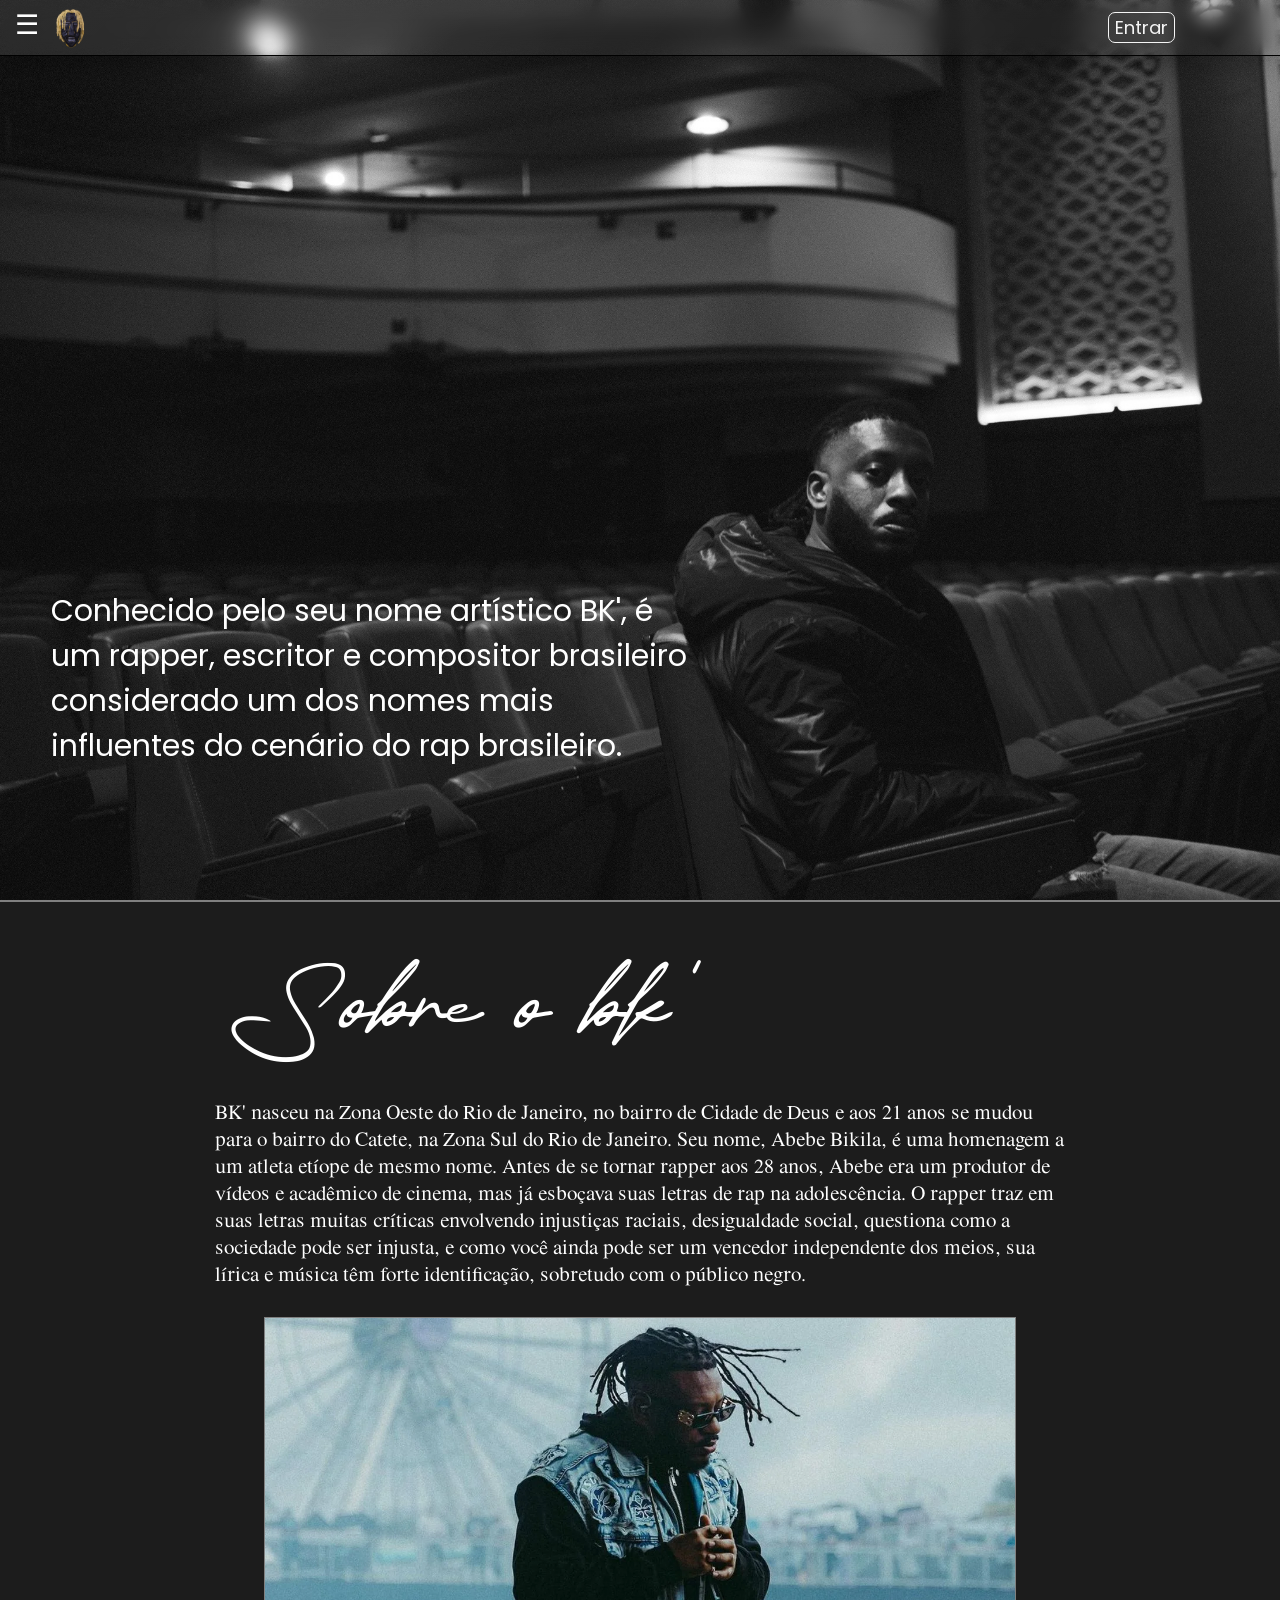
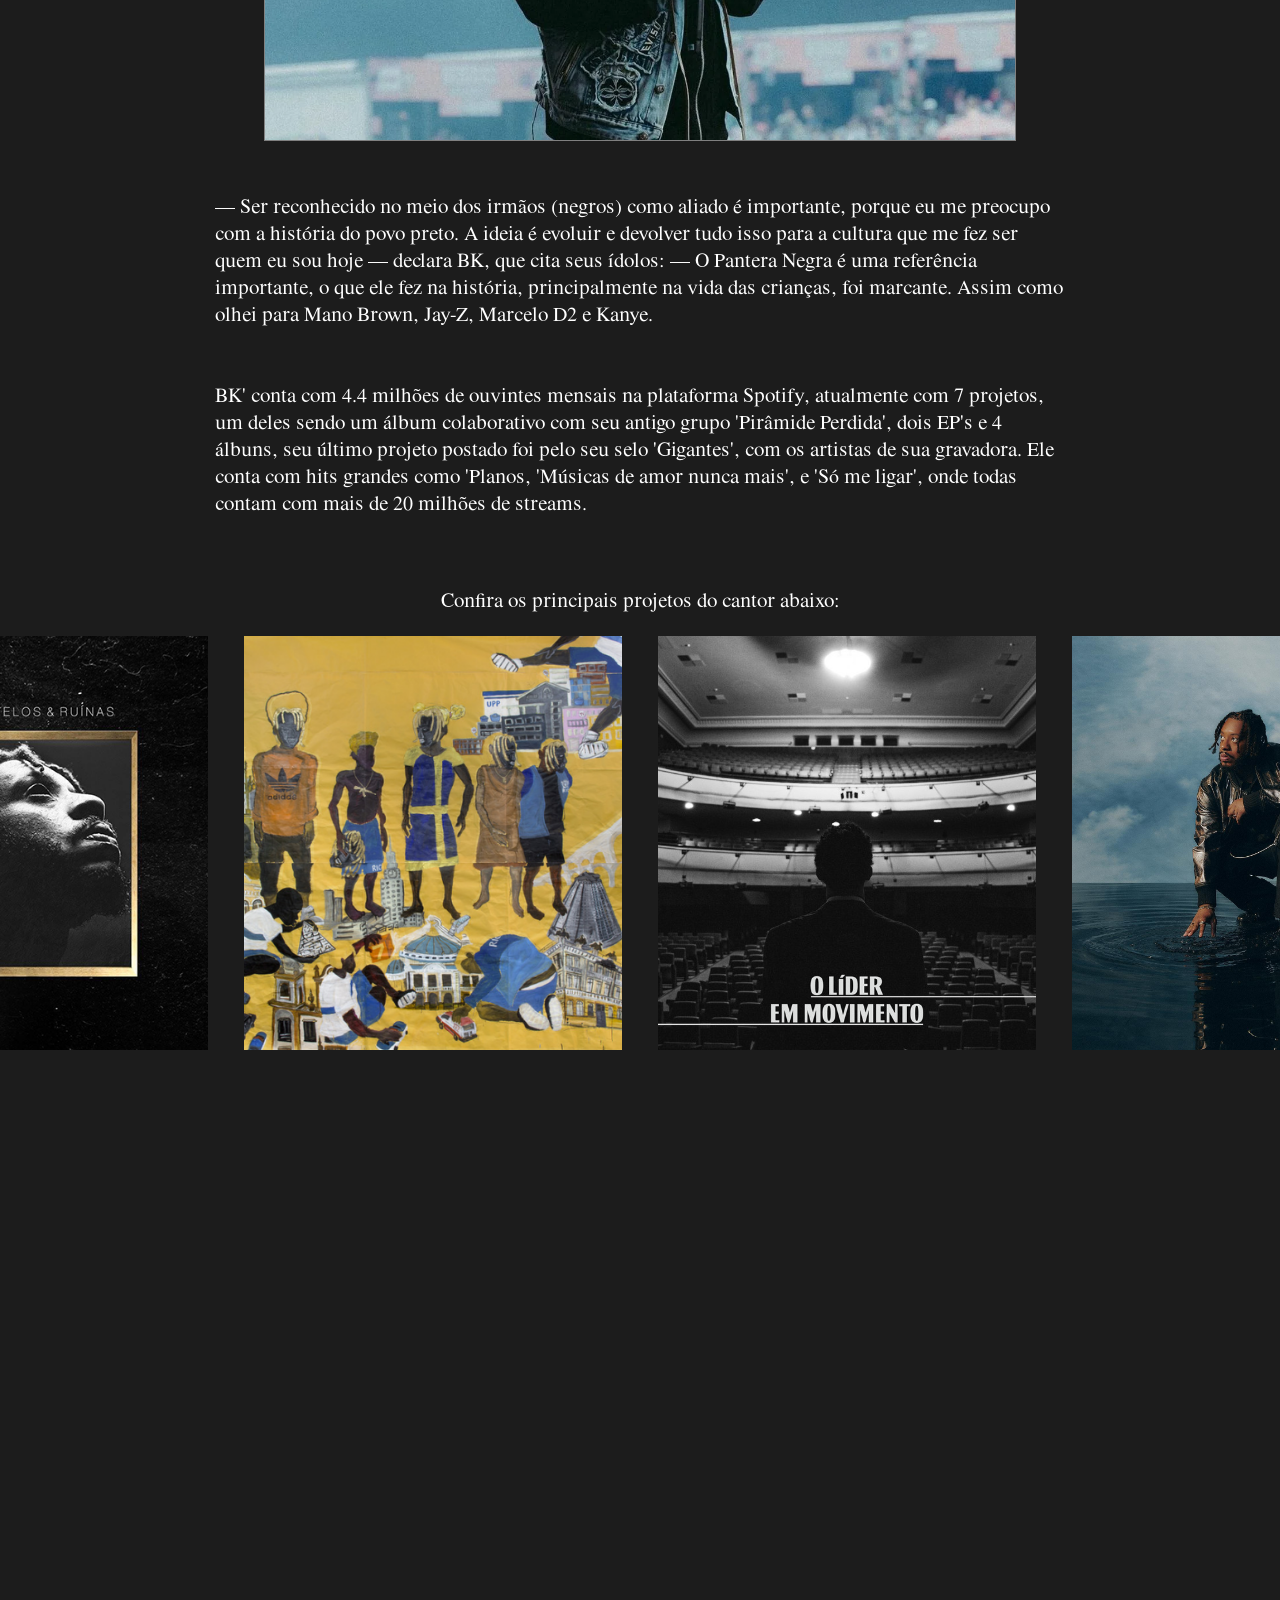
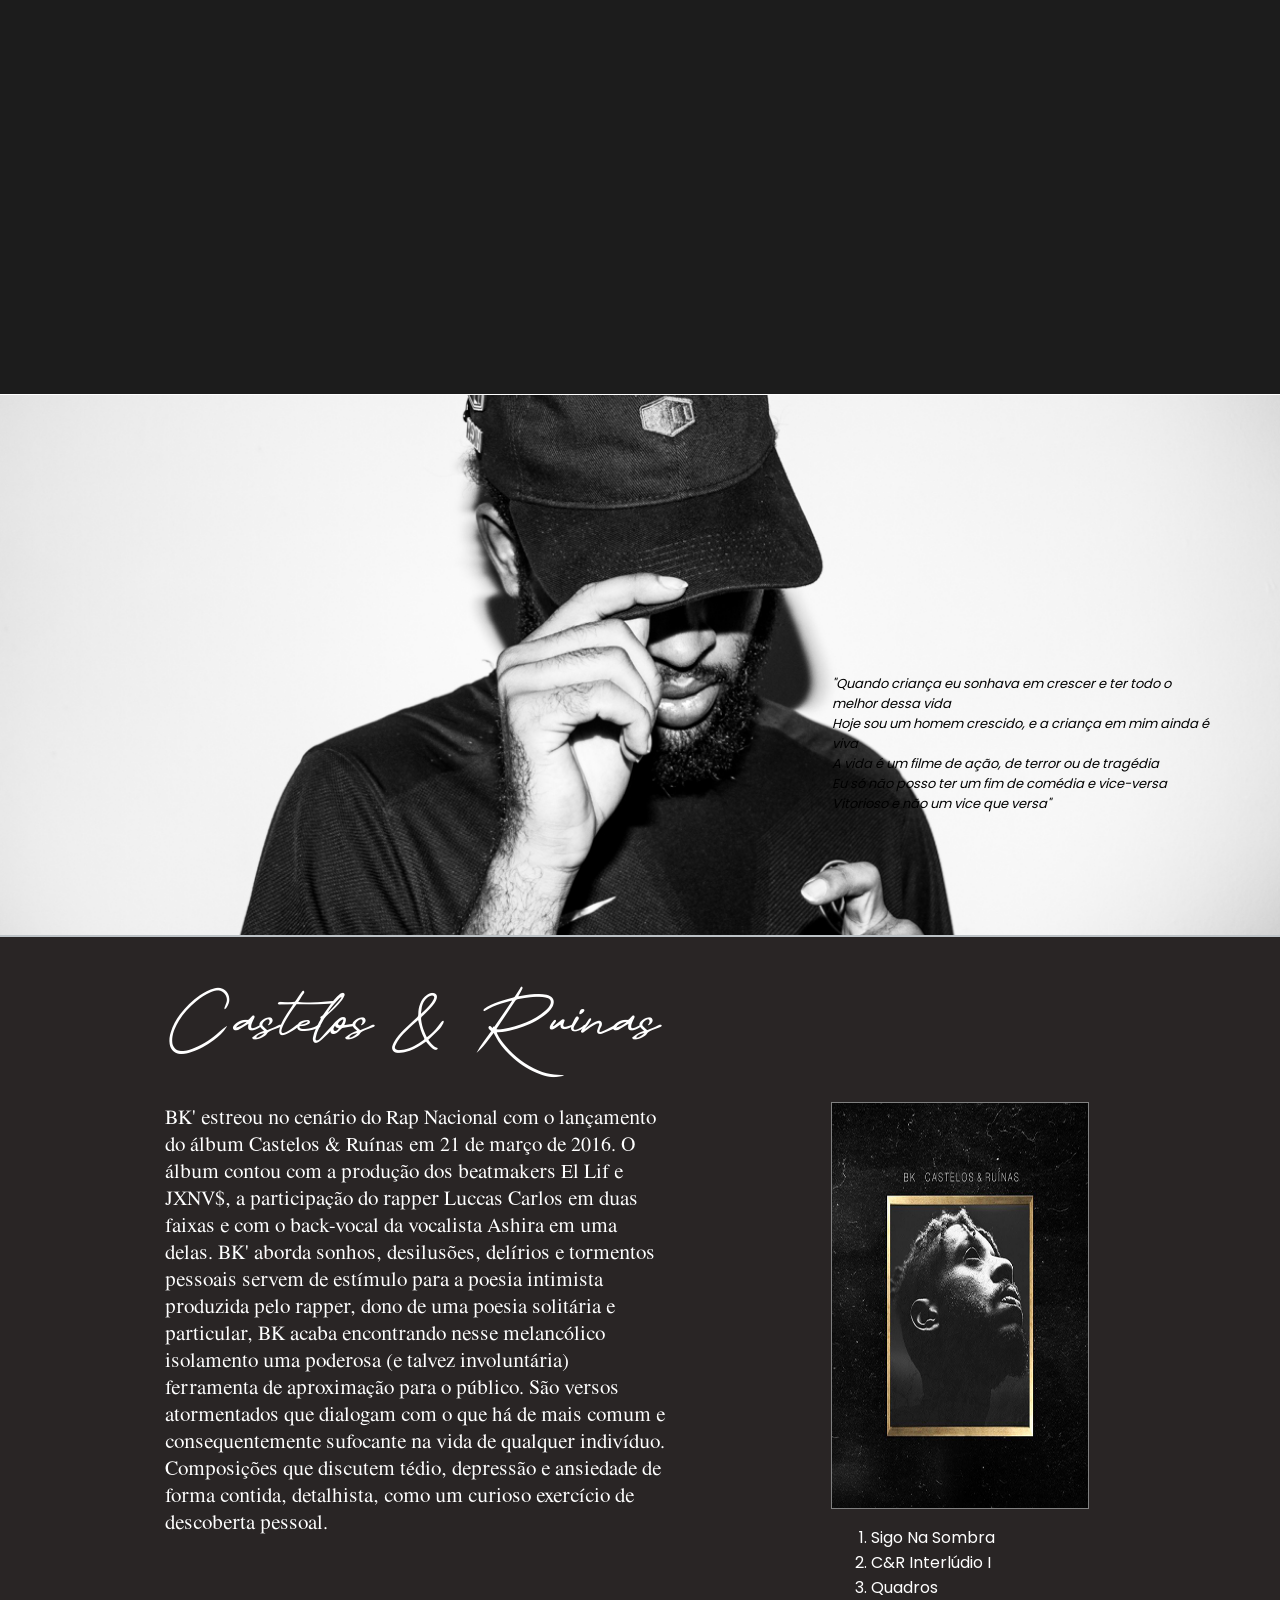
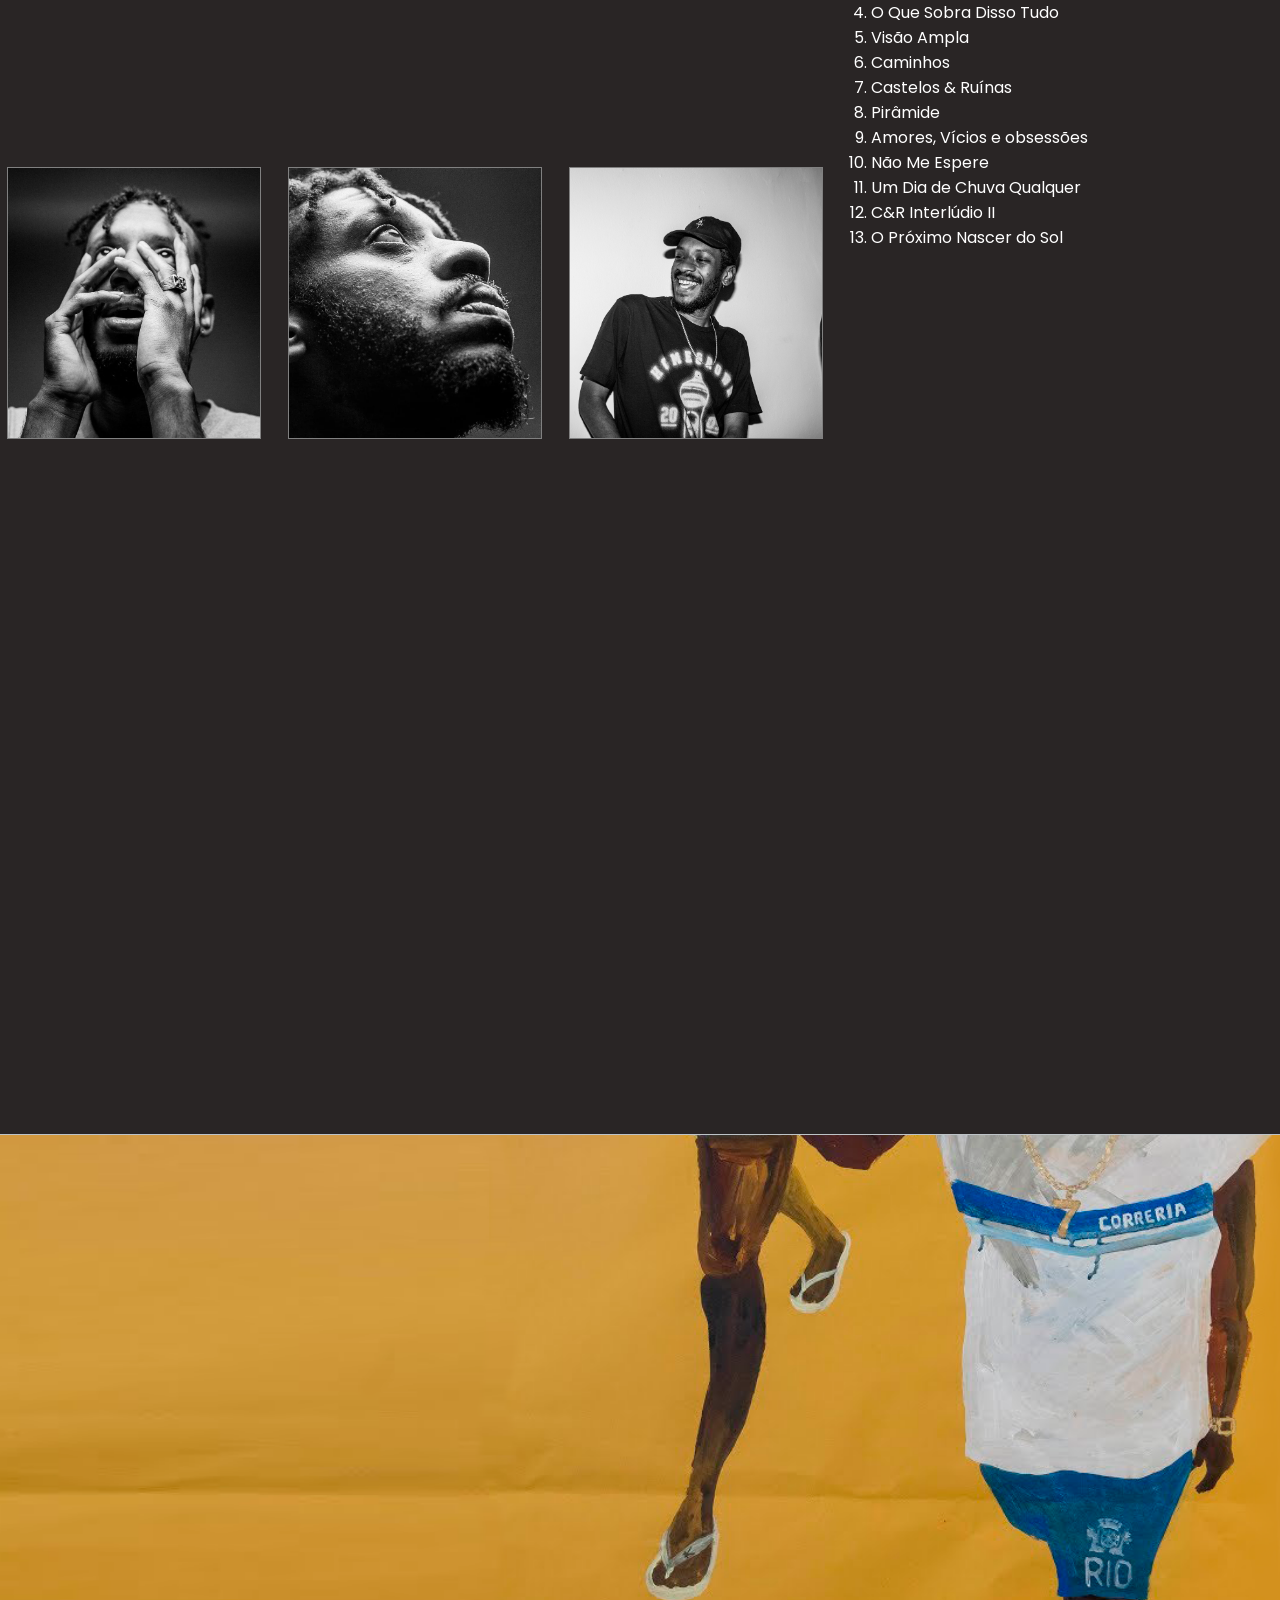
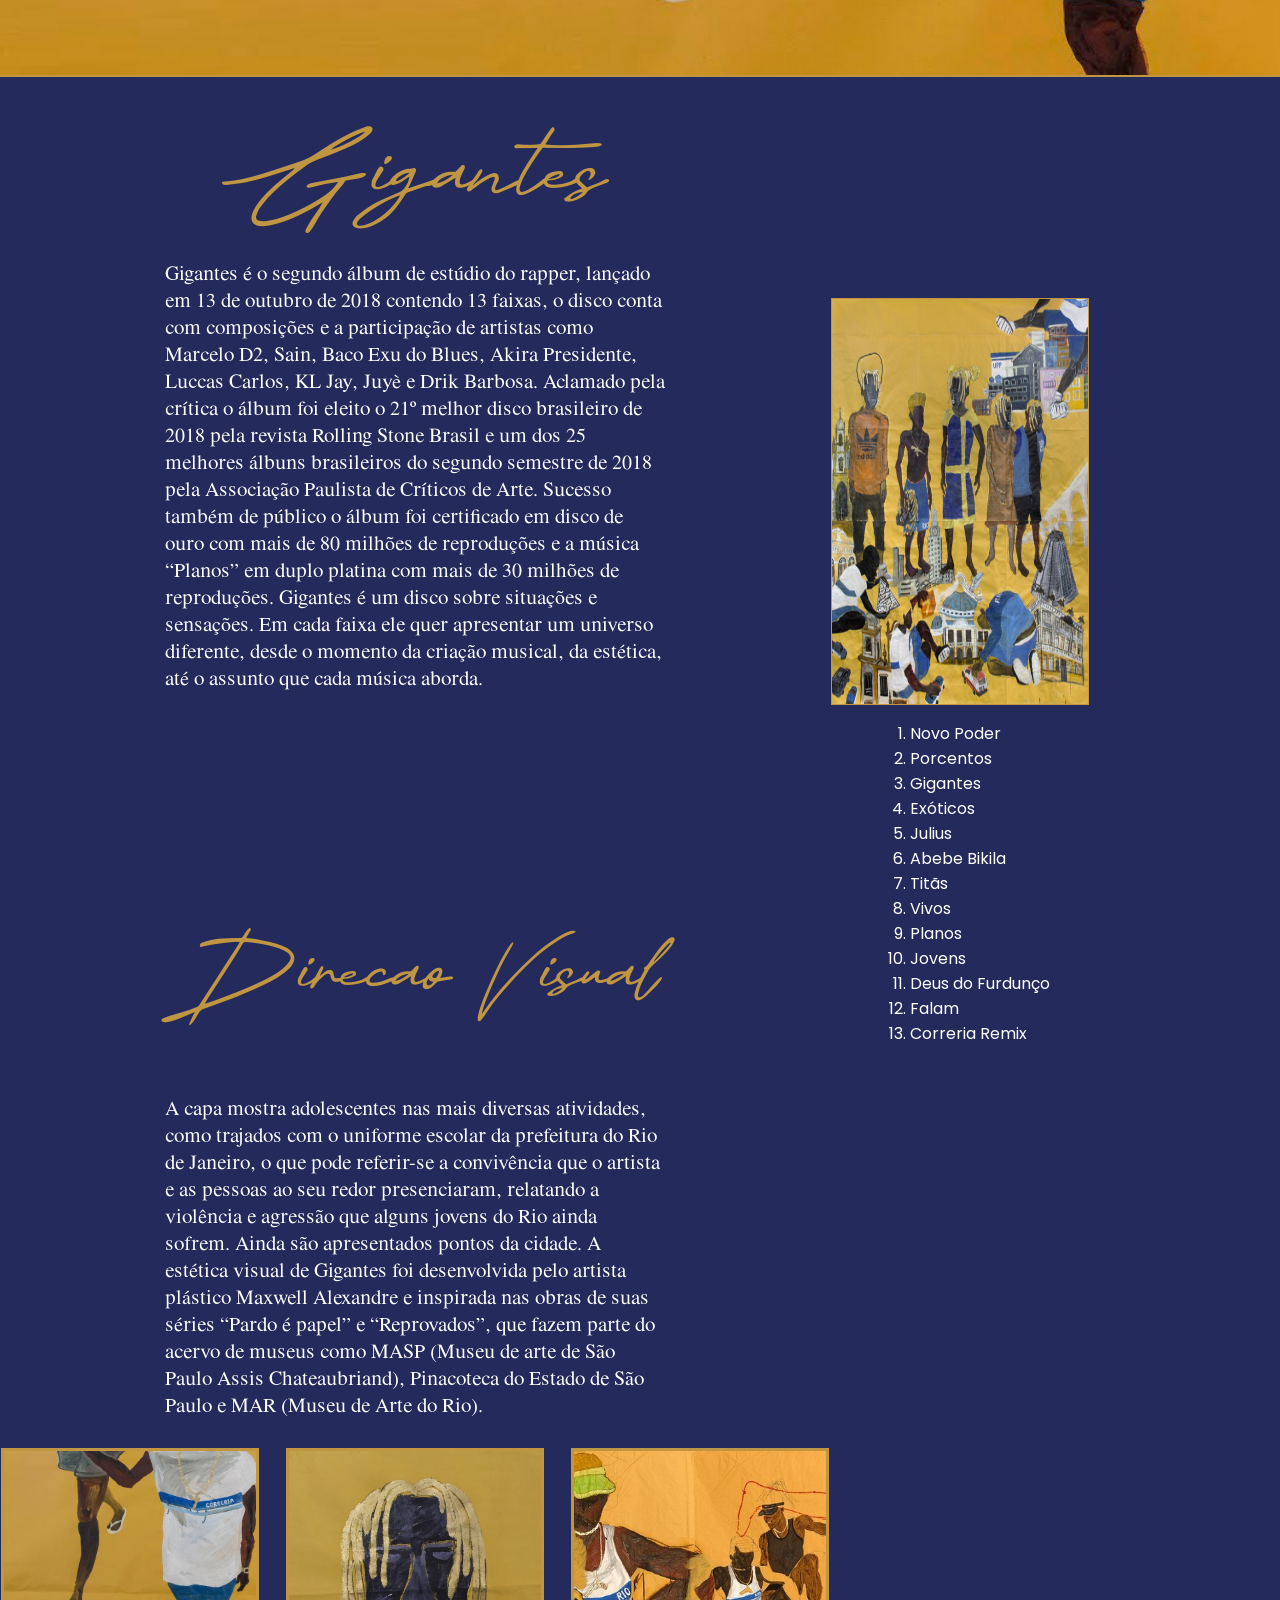
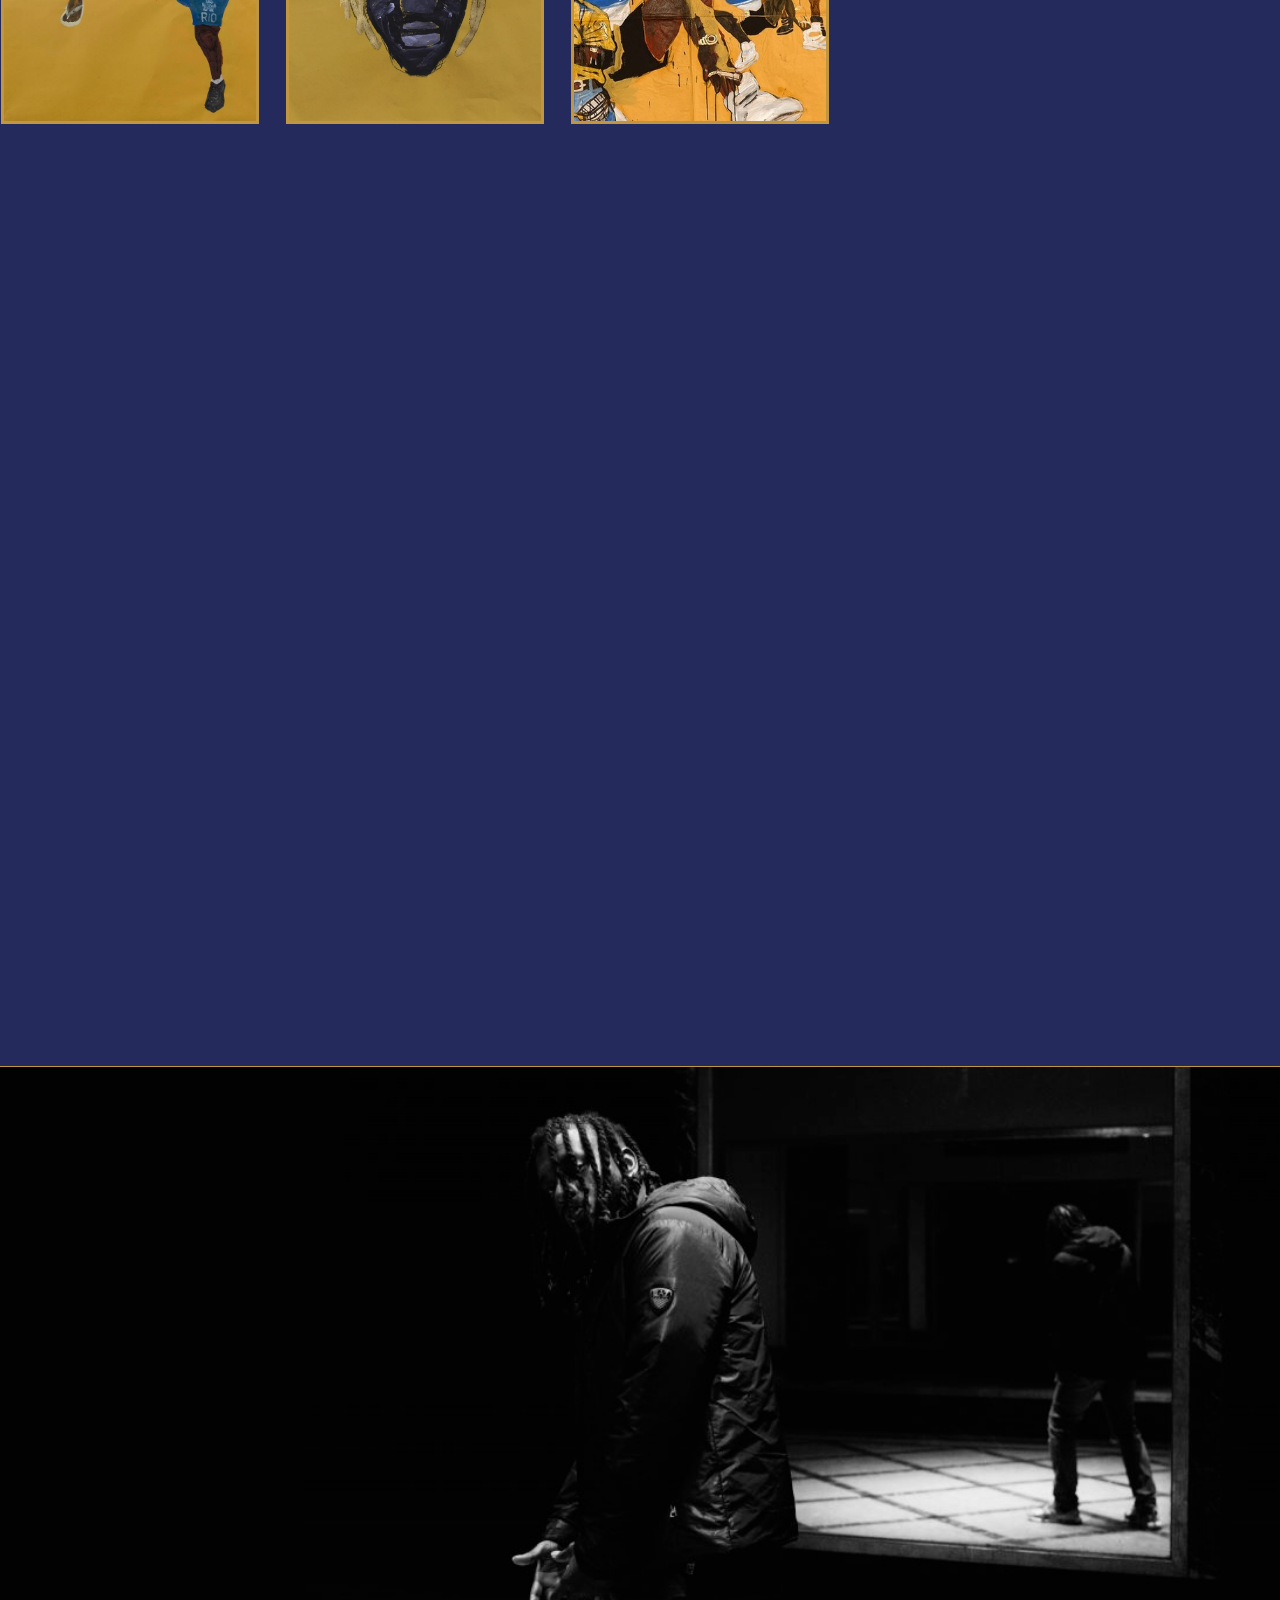
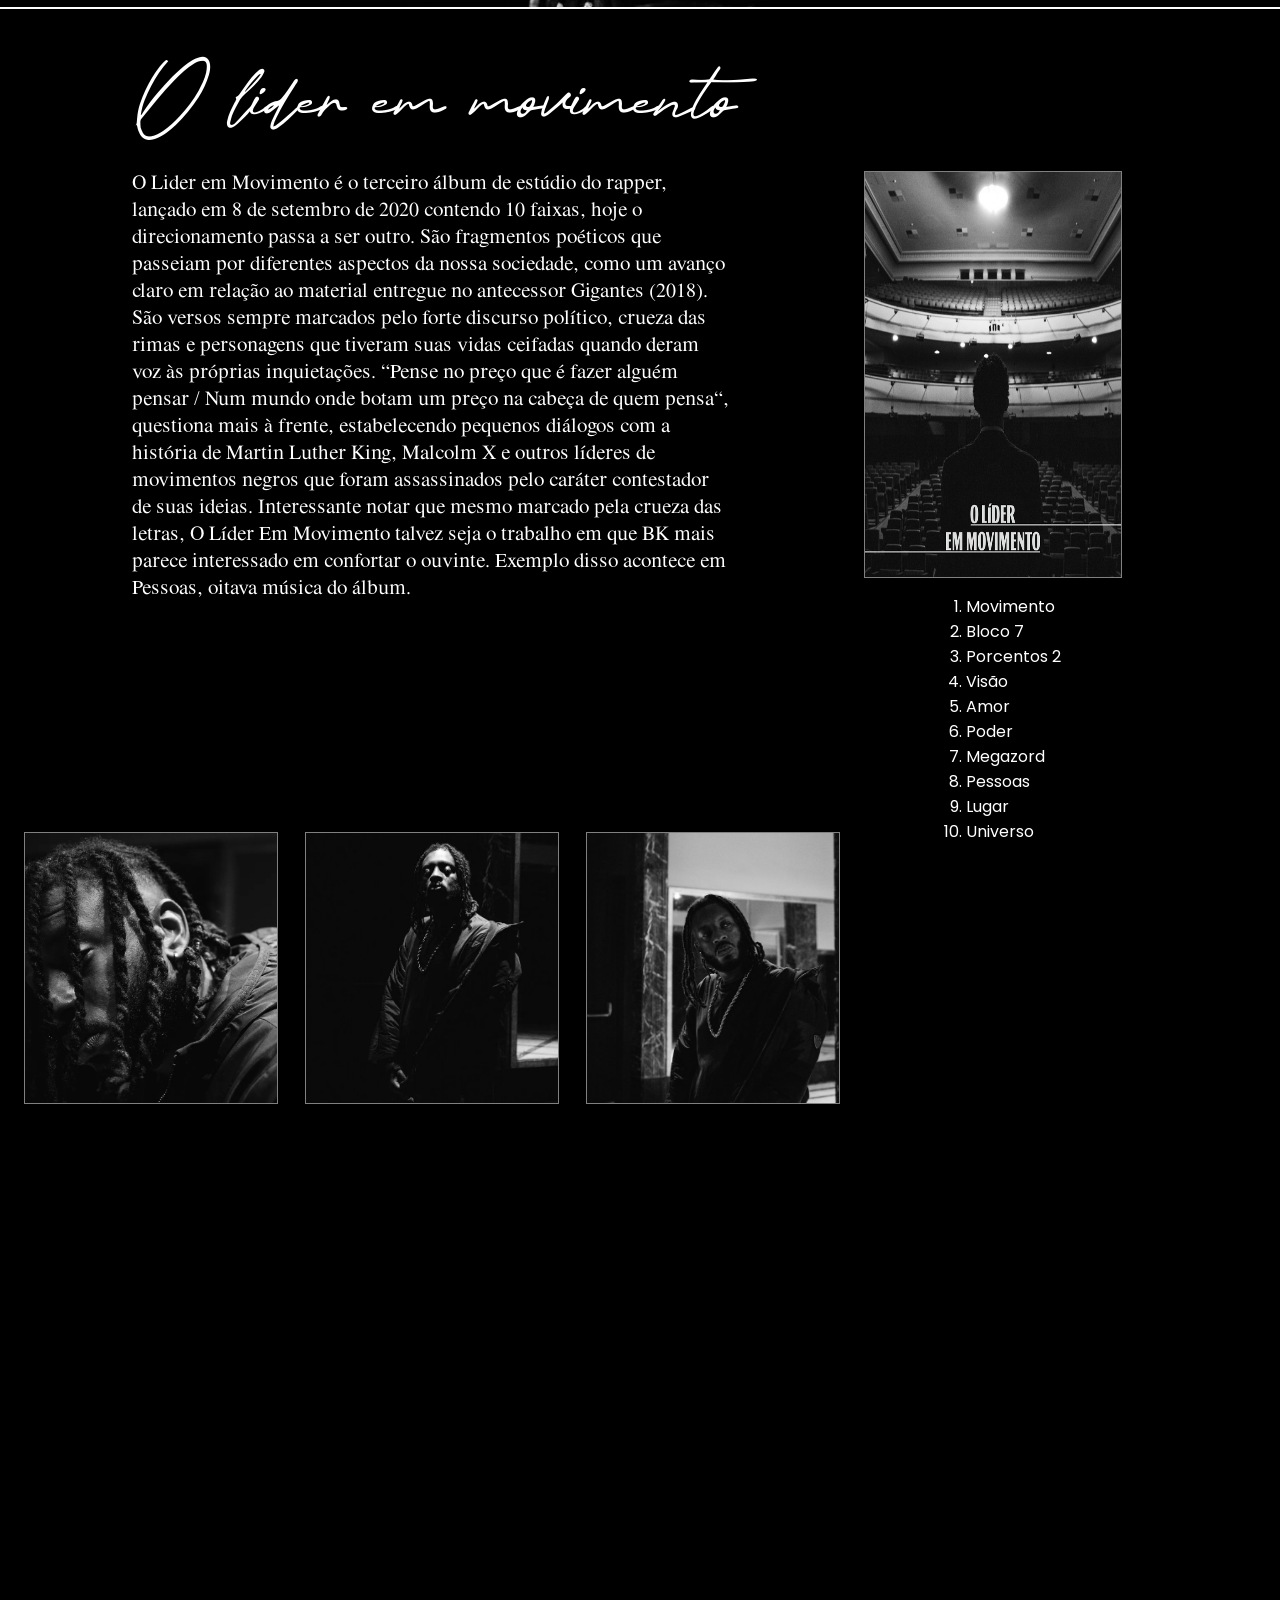
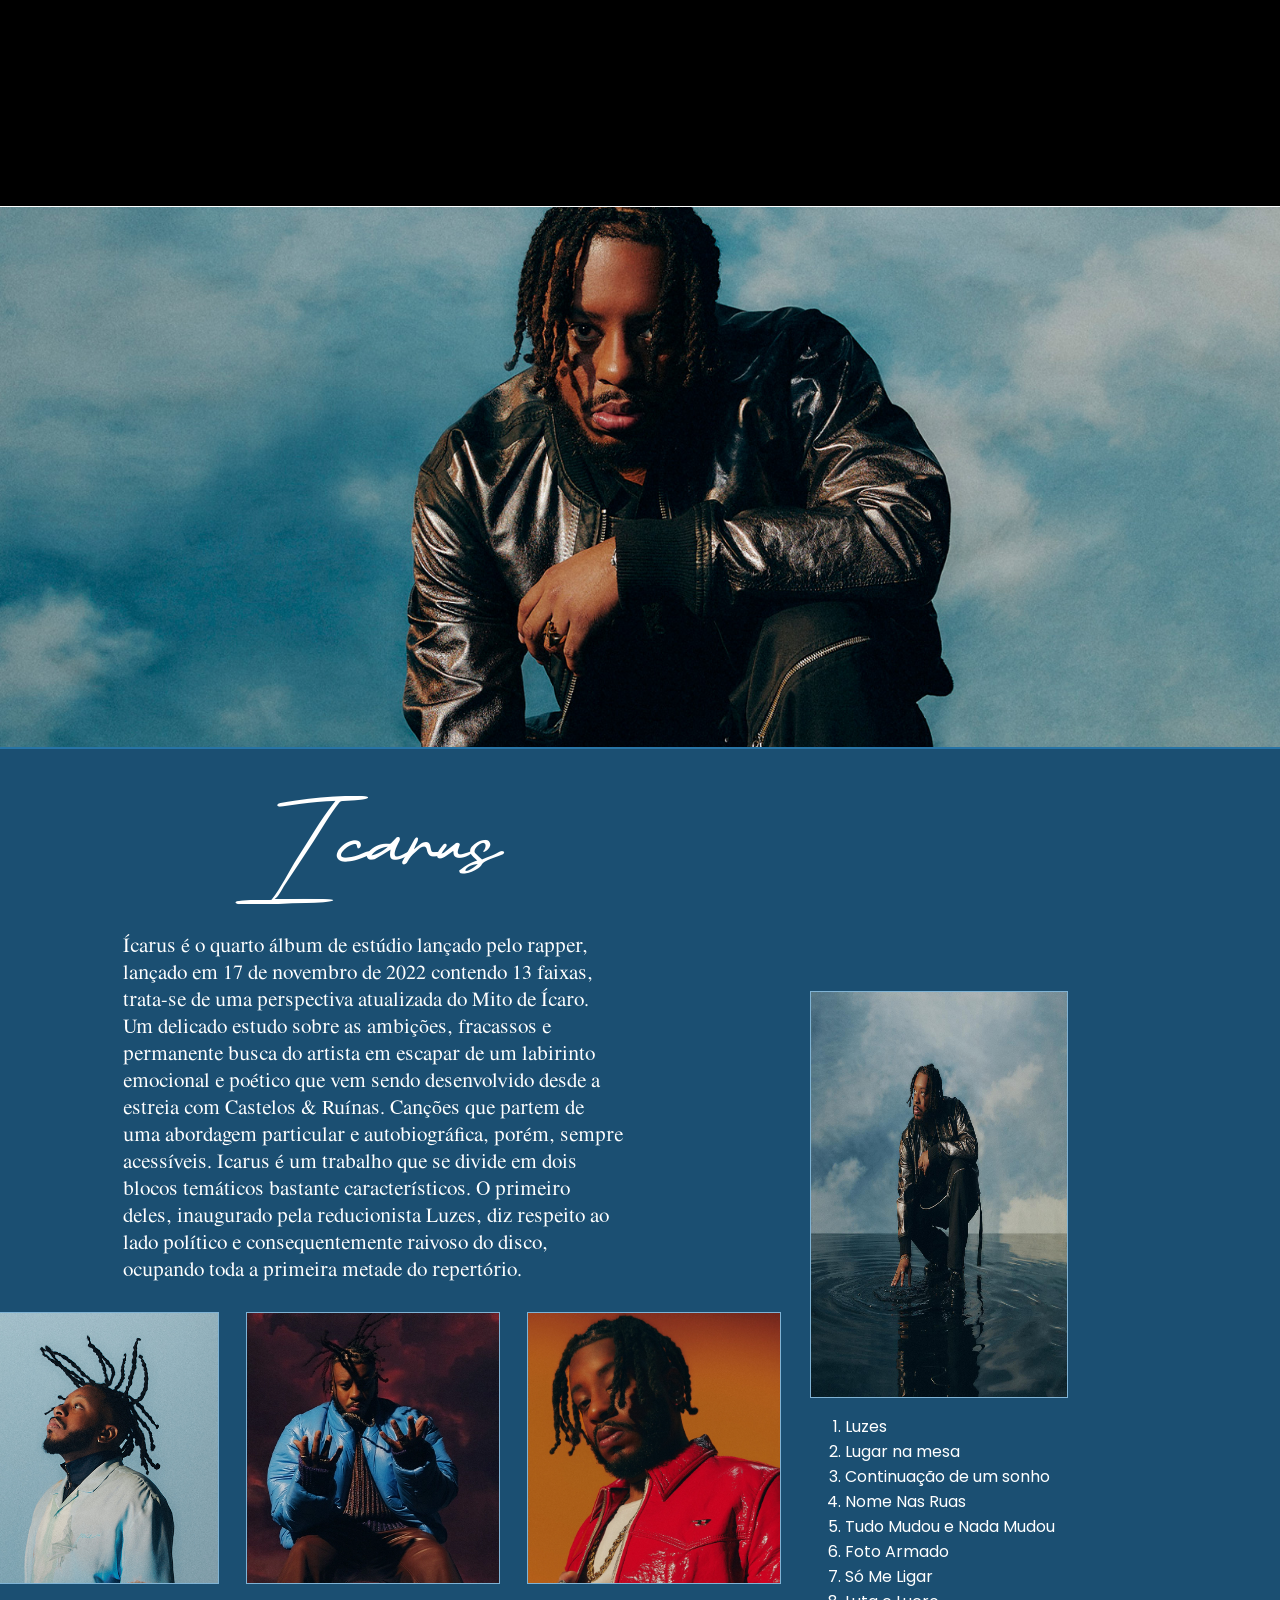
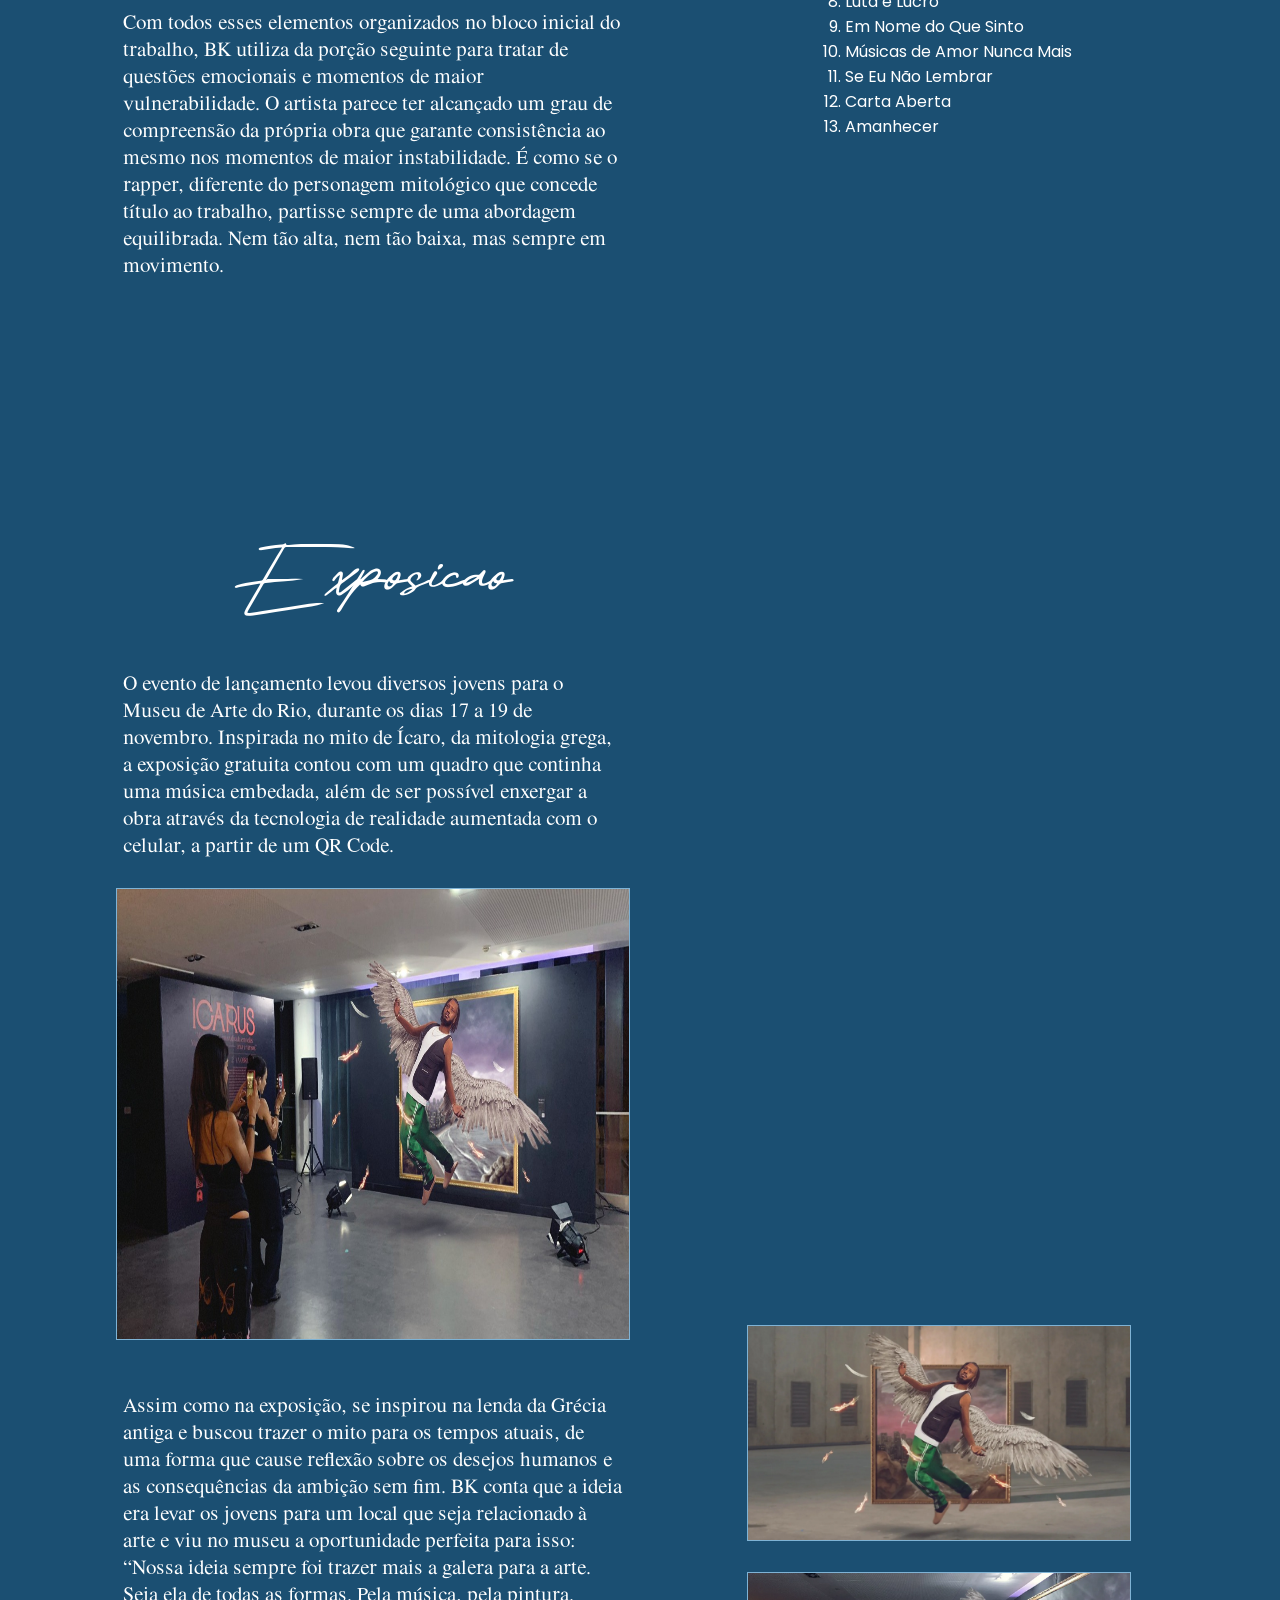
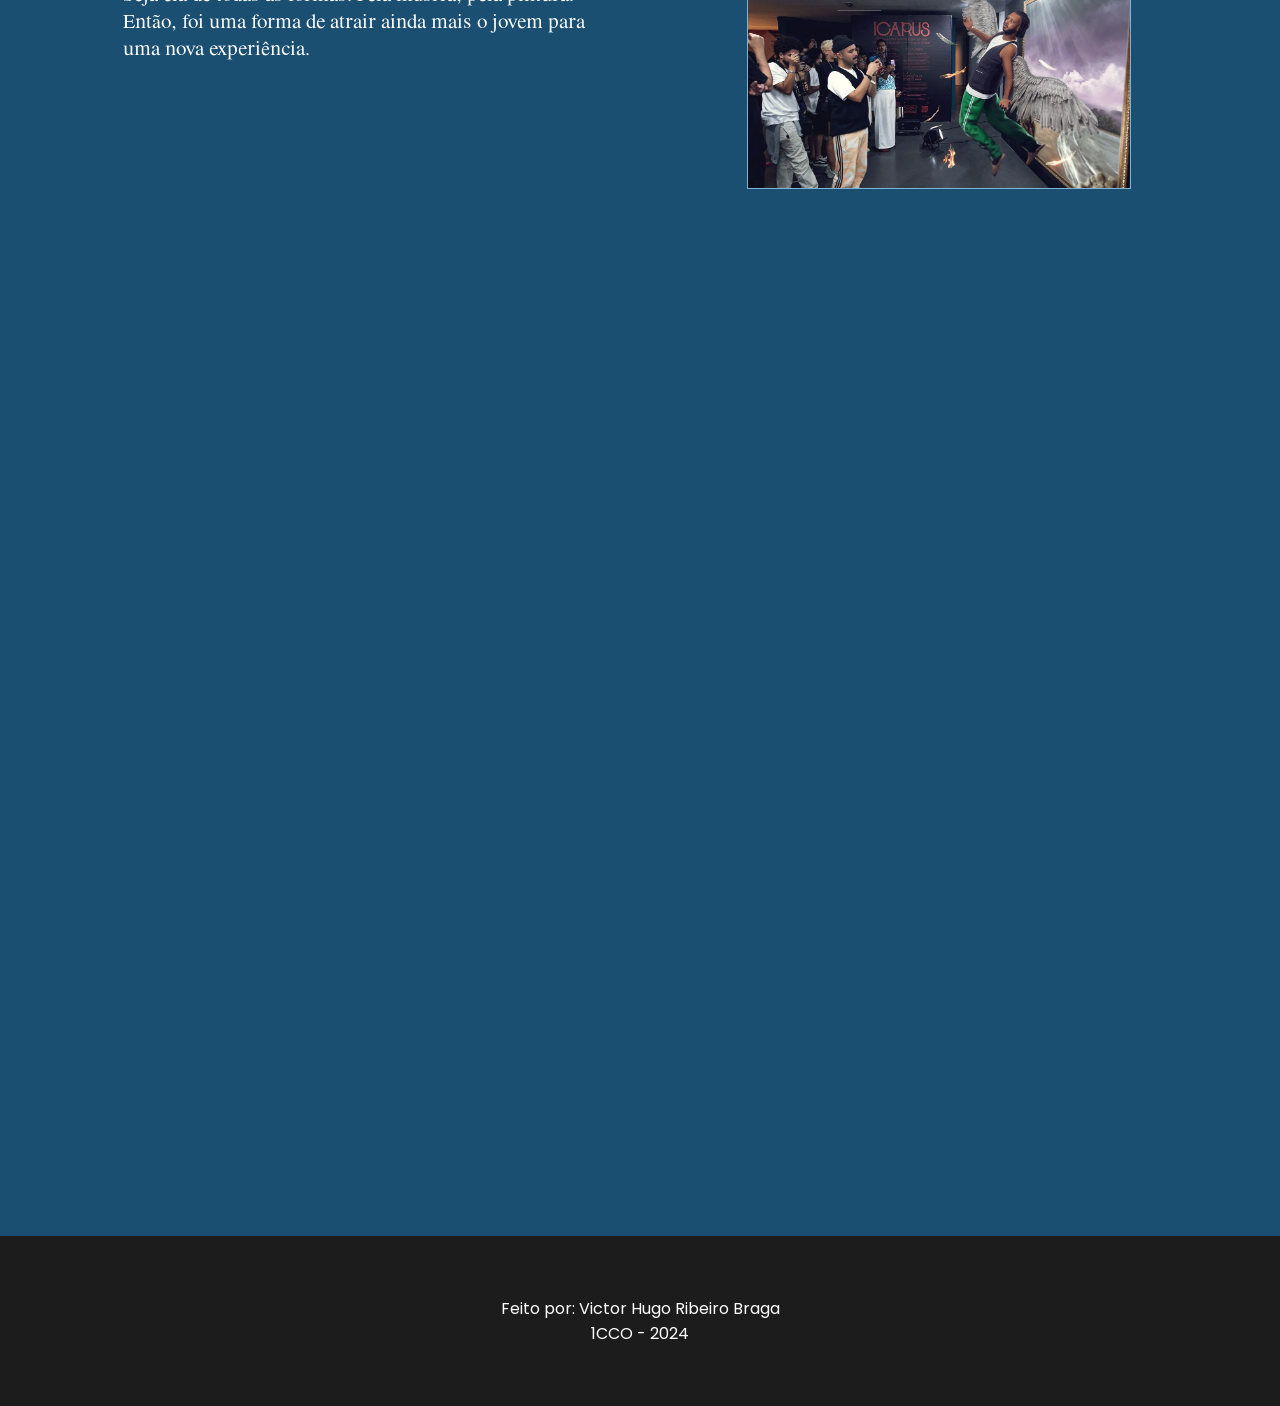
<file: web-data-viz-main/public/index.html>
<!DOCTYPE html>
<html lang="pt-br">

<head>
  <meta charset="UTF-8">
  <meta name="viewport" content="width=device-width, initial-scale=1.0">
  <title>BK' - Tudo sobre o rapper</title>
  <link rel="shortcut icon" href="assets/icon/imgtitle.png">
  <link rel="stylesheet" href="css/styleHP.css">
</head>

<body>
  <div class="navbar">
    <div id="mySidepanel" class="sidepanel">
      <a href="javascript:void(0)" class="closebtn" onclick="closeNav()">&times;</a>
      <a href="#">Home</a>
      <a href="index.html#sobre-ir">Sobre o BK'</a>
      <a href="index.html#projetos-ir">Projetos</a>
      <a href="index.html#exposicao-ir">Exposição Icarus</a>
      <a href="dashboard/cards.html">Quiz</a>
    </div>

    <button class="openbtn" onclick="openNav()">&#9776;</button>
    <img src="assets/icon/imgtitle.png" alt="BK' em Gigantes"> <!--<span>Tudo sobre o rapper BK'</span> -->
    <a href="login.html"><button class="login" id="clickable">Entrar</button></a>
  </div>

  <div class="header">
    <img src="assets/imgs/olem/bkfoto5.jpg" alt="BK' Performando" class="banner">
    <p>Conhecido pelo seu nome artístico BK', é um rapper, escritor e compositor brasileiro considerado um dos nomes
      mais influentes do cenário do rap brasileiro.</p>
  </div>

  <div class="sobre" id="sobre-ir">
    <p class="sobre-title">Sobre o bk'</p>
    <span>BK' nasceu na Zona Oeste do Rio de Janeiro, no bairro de Cidade de Deus e aos 21 anos se mudou para o bairro
      do Catete, na Zona Sul do Rio de Janeiro. Seu nome, Abebe Bikila, é uma homenagem a um atleta etíope de mesmo
      nome. Antes de se tornar rapper aos 28 anos, Abebe era um produtor de vídeos e acadêmico de cinema, mas já
      esboçava suas letras de rap na adolescência. O rapper traz em suas letras muitas críticas envolvendo injustiças
      raciais, desigualdade social, questiona como a sociedade pode ser injusta, e como você ainda pode ser um vencedor
      independente dos meios, sua lírica e música têm forte identificação, sobretudo com o público negro. <br><br>
      <center><img class="bkshow-sobre" src="assets/imgs/bk-imgs/bk-emshow.jpeg"></center>
      <br><br>
      — Ser reconhecido no meio dos irmãos (negros) como aliado é importante, porque eu me preocupo com a história do
      povo preto. A ideia é evoluir e devolver tudo isso para a cultura que me fez ser quem eu sou hoje — declara BK,

      que cita seus ídolos: — O Pantera Negra é uma referência importante, o que ele fez na história, principalmente
      na
      vida das crianças, foi marcante. Assim como olhei para Mano Brown, Jay-Z, Marcelo D2 e Kanye. <br><br>
      <br>
      BK' conta com 4.4 milhões de ouvintes mensais na plataforma Spotify, atualmente com 7
      projetos, um deles sendo um álbum colaborativo com seu antigo grupo 'Pirâmide Perdida', dois EP's e 4 álbuns, seu
      último projeto postado foi pelo seu selo 'Gigantes', com os artistas de sua gravadora. Ele conta com hits grandes
      como 'Planos,
      'Músicas de amor nunca mais', e 'Só me ligar', onde todas contam com mais de 20 milhões de
      streams.
    </span>
    <div id="projetos-ir"></div>
    <br><br>

    <p class="confira-projetos">Confira os principais projetos do cantor abaixo:</p>
    <div id="img-track">
      <div class="image-container cer-clickable">
        <a href="index.html#cer-ir"><img class="image" src="assets/imgs/castelos&ruinas/castelos&ruinas.png"
            alt="Capa de 'Castelos & Ruínas'" draggable="false">
          <div class="text-overlay">Castelos & Ruínas</div>
        </a>
      </div>

      <div class="image-container gigantes-clickable">
        <a href="index.html#gigantes-ir"><img class="image" src="assets/imgs/gigantes/gigantes.png"
            alt="Capa de 'Gigantes'" draggable="false">
          <div class="text-overlay">Gigantes</div>
        </a>
      </div>

      <div class="image-container olem-clickable">
        <a href="index.html#olem-ir"><img class="image" src="assets/imgs/olem/lideremmovimento.jpeg"
            alt="Capa de 'O líder em movimento'" draggable="false">
          <div class="text-overlay">O líder em movimento</div>
        </a>
      </div>

      <div class="image-container icarus-clickable">
        <a href="index.html#icarus-ir"><img class="image" src="assets/imgs/icarus/icarus.jpeg" alt="Capa de 'Icarus'"
            draggable="false">
          <div class="text-overlay">Icarus</div>
        </a>
      </div>
    </div>
  </div>

  <div class="projetos">
    <div class="casteloseruinas" id="cer-ir">
      <img class="bk-bloco" src="assets/imgs/bk-imgs/bkbloco.jpg">
      <p>"Quando criança eu sonhava em crescer e ter todo o melhor dessa vida<br>
        Hoje sou um homem crescido, e a criança em mim ainda é viva<br>
        A vida é um filme de ação, de terror ou de tragédia<br>
        Eu só não posso ter um fim de comédia e vice-versa<br>
        Vitorioso e não um vice que versa"<br></p>
      <div class="container-cer">
        <div class="texto-cer">
          <div class="title-cer">Castelos & Ruinas</div><br>

          BK' estreou no cenário do Rap Nacional com o lançamento do álbum Castelos & Ruínas em 21
          de março de 2016. O álbum contou com a produção
          dos beatmakers El Lif e JXNV$, a participação do rapper Luccas Carlos em duas faixas e com o back-vocal da
          vocalista Ashira em uma delas.
          BK' aborda sonhos, desilusões, delírios e tormentos pessoais servem de estímulo para a poesia intimista
          produzida pelo rapper, dono de uma poesia solitária e particular, BK acaba encontrando nesse melancólico
          isolamento uma poderosa (e
          talvez involuntária) ferramenta de aproximação para o público. São versos atormentados que dialogam com o que
          há de mais comum e consequentemente sufocante na vida de qualquer indivíduo. Composições que discutem tédio,
          depressão e ansiedade de forma contida, detalhista, como um curioso exercício de descoberta pessoal.
          <br><br>
          <iframe style="border-radius:12px"
            src="https://open.spotify.com/embed/album/2R3jSaMM1H6qecjhZtlgJH?utm_source=generator" width="100%"
            height="175" frameBorder="0" allowfullscreen=""
            allow="autoplay; clipboard-write; encrypted-media; fullscreen; picture-in-picture"
            loading="lazy"></iframe><br>
          <div id="img-trackcer" data-mouse-down-at="0" data-prev-percentage="0">
            <img class="image" src="assets/imgs/castelos&ruinas/bk-foto1.jpg" draggable="false">
            <img class="image" src="assets/imgs/castelos&ruinas/bkface.png" draggable="false">
            <img class="image" src="assets/imgs/bk-imgs/bkrindo.jpg" draggable="false">
          </div>
        </div>

        <div class="imagem-cer">
          <img class="capa-cer" src="assets/imgs/castelos&ruinas/castelos&ruinas.png">
          <ol>
            <li>Sigo Na Sombra</li>
            <li>C&R Interlúdio I</li>
            <li>Quadros</li>
            <li>O Que Sobra Disso Tudo</li>
            <li>Visão Ampla</li>
            <li>Caminhos</li>
            <li>Castelos & Ruínas</li>
            <li>Pirâmide</li>
            <li>Amores, Vícios e obsessões</li>
            <li>Não Me Espere</li>
            <li>Um Dia de Chuva Qualquer</li>
            <li>C&R Interlúdio II</li>
            <li>O Próximo Nascer do Sol</li>
          </ol>
        </div>
      </div>

    </div>
    <div class="gigantes" id="gigantes-ir">
      <img class="correria-banner" src="assets/imgs/gigantes/banner.png" alt="">
      <div class="container-gigantes">
        <div class="texto-gigantes">
          <div class="gigantes-title">Gigantes</div>
          Gigantes é o segundo álbum de estúdio do rapper, lançado em 13 de outubro de 2018
          contendo 13 faixas, o disco conta com composições e a participação de artistas como Marcelo D2, Sain, Baco Exu
          do Blues, Akira Presidente, Luccas Carlos, KL Jay, Juyè e Drik Barbosa. Aclamado pela crítica o álbum foi
          eleito o 21º melhor disco brasileiro de 2018 pela
          revista Rolling Stone Brasil e um dos 25 melhores álbuns brasileiros do segundo semestre de 2018 pela
          Associação Paulista de Críticos de Arte.
          Sucesso também de público o álbum foi certificado em disco de ouro
          com mais de 80 milhões de reproduções e a música “Planos” em duplo platina com mais de 30 milhões de
          reproduções. Gigantes é um disco sobre situações e sensações. Em cada faixa ele quer apresentar um universo
          diferente, desde o momento da criação musical, da estética, até o assunto que cada música aborda.
          <br><br>
          <iframe style="border-radius:12px"
            src="https://open.spotify.com/embed/album/4W2IL1NXpcbsYmGdAjeJGg?utm_source=generator" width="100%"
            height="175" frameBorder="0" allowfullscreen=""
            allow="autoplay; clipboard-write; encrypted-media; fullscreen; picture-in-picture" loading="lazy"></iframe>
          <p>Direcao Visual</p>
          <div class="texto-gigantes">A capa mostra adolescentes nas mais diversas atividades, como trajados com o
            uniforme escolar da prefeitura do
            Rio de Janeiro, o que pode referir-se a convivência que o artista e as pessoas ao seu redor presenciaram,
            relatando a violência e agressão que alguns jovens do Rio ainda sofrem. Ainda são apresentados pontos da
            cidade. A estética visual de Gigantes foi desenvolvida pelo artista plástico Maxwell Alexandre e inspirada
            nas obras de suas séries “Pardo é papel” e “Reprovados”, que fazem parte do acervo de museus como MASP
            (Museu de arte de São Paulo Assis Chateaubriand), Pinacoteca do Estado de São Paulo e MAR (Museu de Arte do
            Rio). <br><br>
            <div id="img-trackgigantes" data-mouse-down-at="0" data-prev-percentage="0">
              <img class="image" src="assets/imgs/gigantes/correria.jpg" draggable="false">
              <img class="image" src="assets/imgs/gigantes/98b2976f9f058ca8cafe986e9b898a2d.1000x1000x1.jpg"
                draggable="false">
              <img class="image"
                src="assets/imgs/gigantes/2019-11-26-serie-pardo-e-papel-de-maxwell-alexandre-2-312hwqn.jpg"
                draggable="false">
            </div>
          </div>
        </div>

        <div class="imagem-gigantes">
          <img class="capa-gigantes" src="assets/imgs/gigantes/gigantes.png">
          <ol>
            <li>Novo Poder</li>
            <li>Porcentos</li>
            <li>Gigantes</li>
            <li>Exóticos</li>
            <li>Julius</li>
            <li>Abebe Bikila</li>
            <li>Titãs</li>
            <li>Vivos</li>
            <li>Planos</li>
            <li>Jovens</li>
            <li>Deus do Furdunço</li>
            <li>Falam</li>
            <li>Correria Remix</li>
          </ol>
        </div>
      </div>
    </div>








    <div class="olideremovimento" id="olem-ir">
      <img class="olem-banner" src="assets/imgs/olem/banner.png" alt="">
      <div class="container-olem">
        <div class="texto-olem">
          <div class="title-olem-1">O lider em movimento</div>
          O Lider em Movimento é o terceiro álbum de estúdio do rapper, lançado em 8 de setembro de 2020
          contendo 10 faixas, hoje o direcionamento passa a ser outro. São fragmentos poéticos que passeiam por
          diferentes aspectos da nossa sociedade, como um avanço claro em relação ao material entregue no antecessor
          Gigantes (2018). São versos sempre marcados pelo forte discurso político, crueza das rimas e personagens que
          tiveram suas vidas ceifadas quando deram voz às próprias inquietações. “Pense no preço que é fazer alguém
          pensar / Num mundo onde botam um preço na cabeça de quem pensa“, questiona mais à frente, estabelecendo
          pequenos diálogos com a história de Martin Luther King, Malcolm X e outros líderes de
          movimentos negros que foram assassinados pelo caráter contestador de suas ideias. Interessante notar que mesmo
          marcado pela crueza das letras, O Líder Em Movimento talvez seja o trabalho em que BK mais parece interessado
          em confortar o ouvinte. Exemplo disso acontece em Pessoas, oitava música do álbum.
          <br><br>
          <iframe style="border-radius:12px"
            src="https://open.spotify.com/embed/album/5YcCaIe5wa22O3vZsX0od5?utm_source=generator" width="100%"
            height="175" frameBorder="0" allowfullscreen=""
            allow="autoplay; clipboard-write; encrypted-media; fullscreen; picture-in-picture"
            loading="lazy"></iframe><br>
          <div id="img-trackolem" data-mouse-down-at="0" data-prev-percentage="0">
            <img class="image" src="assets/imgs/olem/bkfoto.png" draggable="false">
            <img class="image" src="assets/imgs/olem/bkfoto1.png" draggable="false">
            <img class="image" src="assets/imgs/olem/bkfoto3.jpg" draggable="false">
          </div>
        </div>

        <div class="imagem-olem">
          <img class="capa-olem" src="assets/imgs/olem/lideremmovimento.jpeg">
          <ol>
            <li>Movimento</li>
            <li>Bloco 7</li>
            <li>Porcentos 2</li>
            <li>Visão</li>
            <li>Amor</li>
            <li>Poder</li>
            <li>Megazord</li>
            <li>Pessoas</li>
            <li>Lugar</li>
            <li>Universo</li>
          </ol>
        </div>
      </div>
    </div>















    <div class="icarus" id="icarus-ir">
      <img class="icarus-banner" src="assets/imgs/icarus/bkicarusreto.jpg"
        alt="BK' no ensaio de foto do albúm 'Icarus'">
      <div class="container-icarus">
        <div class="texto-icarus">
          <div class="title-icarus">Icarus</div>
          Ícarus é o quarto álbum de estúdio lançado pelo rapper, lançado em 17 de novembro de 2022
          contendo 13 faixas, trata-se de uma perspectiva atualizada do Mito de Ícaro. Um delicado estudo sobre as
          ambições, fracassos e permanente busca do artista em
          escapar de um labirinto emocional e poético que vem sendo desenvolvido desde a estreia com Castelos & Ruínas.
          Canções que partem de uma abordagem particular e autobiográfica, porém, sempre acessíveis. Icarus é
          um trabalho que se divide em dois blocos temáticos bastante característicos. O primeiro deles, inaugurado pela
          reducionista Luzes, diz respeito ao lado político e consequentemente raivoso do disco, ocupando toda a
          primeira metade do repertório.<br><br>
          <div id="img-trackicarus" data-mouse-down-at="0" data-prev-percentage="0">
            <img class="image" src="assets/imgs/icarus/bkfoto4.png" draggable="false">
            <img class="image" src="assets/imgs/icarus/bkfoto5.png" draggable="false">
            <img class="image" src="assets/imgs/icarus/bkfoto1.png" draggable="false">
          </div>
          <br>
          Com todos esses elementos organizados no bloco inicial do trabalho, BK utiliza
          da porção seguinte para tratar de questões emocionais e momentos de maior vulnerabilidade. O artista parece
          ter alcançado um grau de compreensão da própria obra que garante
          consistência ao mesmo nos momentos de maior instabilidade. É como se o rapper,
          diferente do personagem mitológico que concede título ao trabalho, partisse sempre de uma abordagem
          equilibrada. Nem tão alta, nem tão baixa, mas sempre em movimento.
          <br><br>
          <iframe style="border-radius:12px"
            src="https://open.spotify.com/embed/album/4YxPiDQY2qbVb0tJHEhAxS?utm_source=generator" width="100%"
            height="175" frameBorder="0" allowfullscreen=""
            allow="autoplay; clipboard-write; encrypted-media; fullscreen; picture-in-picture" loading="lazy"></iframe>
          <div id="exposicao-ir"></div>
          <p>Exposicao</p>
          O evento de lançamento levou diversos jovens para o Museu de Arte do Rio, durante os dias 17 a 19 de novembro.
          Inspirada no mito de Ícaro, da mitologia grega, a exposição gratuita contou com um quadro que continha uma
          música embedada, além de ser possível enxergar a obra através da tecnologia de realidade aumentada com o
          celular, a partir de um QR Code.
          <br><br>
          <img src="assets/imgs/icarus/exposicaoicarus.jpeg">
          <br><br>
          Assim como na exposição, se inspirou na lenda da Grécia antiga e buscou
          trazer o mito para os tempos atuais, de uma forma que cause reflexão sobre os desejos humanos e as
          consequências da ambição sem fim. BK conta que a ideia era levar os jovens para um local que seja relacionado
          à arte e viu no museu a oportunidade perfeita para isso: “Nossa ideia sempre foi trazer mais a galera para a
          arte. Seja ela de todas as formas. Pela música, pela pintura. Então, foi uma forma de atrair ainda mais o
          jovem para uma nova experiência.


        </div>

        <div class="imagem-icarus">
          <img class="capa-icarus" src="assets/imgs/icarus/icarus.jpeg">
          <ol>
            <li>Luzes</li>
            <li>Lugar na mesa</li>
            <li>Continuação de um sonho</li>
            <li>Nome Nas Ruas</li>
            <li>Tudo Mudou e Nada Mudou</li>
            <li>Foto Armado</li>
            <li>Só Me Ligar</li>
            <li>Luta e Lucro</li>
            <li>Em Nome do Que Sinto</li>
            <li>Músicas de Amor Nunca Mais</li>
            <li>Se Eu Não Lembrar</li>
            <li>Carta Aberta</li>
            <li>Amanhecer</li>
          </ol>
          <div class="img-exposicao">
            <img src="assets/imgs/icarus/ICARUS-01-HEADER_copy.jpg"
              style="margin-top: 130vh; border: 1px solid #7FB3D5;">
            <img src="assets/imgs/icarus/bk7.jpeg" style="margin-top: 1%; border: 1px solid #7FB3D5;">
          </div>
        </div>
      </div>
    </div>
  </div>
  <footer class="footer">Feito por: Victor Hugo Ribeiro Braga <br> 1CCO - 2024</footer>
</body>

</html>
<script>

  var clickab = document.getElementById('clickable');
  clickab.addEventListener('click', function () {

    window.location.href = 'login.html';
  });

  function openNav() {
    document.getElementById("mySidepanel").style.width = "250px";
    document.getElementById("mySidepanel").style.height = "1080px";
  }

  /* Set the width of the sidebar to 0 (hide it) */
  function closeNav() {
    document.getElementById("mySidepanel").style.width = "0";
  }
</script>
</file>
<file: css/styleHP.css>
@font-face {
  font-family: 'karrik';
  src: url(..//fonts/Karrik-Regular.woff2);
}

@font-face {
  font-family: 'timesnewerroman';
  src: url(..//fonts/TimesNewerRoman-Regular.otf);
}

@font-face {
  font-family: 'bigjohn';
  src: url(..//fonts/BIG\ JOHN.otf);
}

@font-face {
  font-family: 'neuehaas';
  src: url(..//fonts/NeueHaasDisplayBlack.ttf);
}

@font-face {
  font-family: 'poppins';
  src: url(..//fonts/Poppins-Regular.ttf);
}

@font-face {
  font-family: 'thesignature';
  src: url(..//fonts/Thesignature.ttf);
}

body {
  margin: 0%;
  padding: 0%;
  font-family: 'poppins', monospace;
  background-color: #1C1C1C;
  margin: 0rem;
  overflow-x: hidden;
  color: white;
}

html {
  scroll-behavior: smooth;
}

.navbar {
  background-color: #393939;
  background: linear-gradient(135deg, rgba(255, 255, 255, 0.1), rgba(255, 255, 255, 0));
  backdrop-filter: blur(10px);
  -webkit-backdrop-filter: blur(10px);
  box-shadow: 0 8px 32px 0 rgba(0, 0, 0, 0.37);
  width: 100%;
  height: 65px;
  position: fixed;
  border-bottom: 1px solid black;
  z-index: 200;
}

.navbar span {
  font-size: 20px;
  color: white;
  margin-left: 2%;
}

.navbar .login {
  font-size: 15px;
  color: white;
  margin-left: 2%;
  margin-left: 85%;
}

.navbar img {
  width: 4vw;
  left: 3%;
  bottom: -1%;
  display: flex;
  justify-content: flex-start;
  position: absolute;
}

.navbar .login {
  border: 1px solid whitesmoke;
  background: none;
  font-size: 20px;
  cursor: pointer;
  transition: 0.8s;
  border-radius: 7px;
  font-family: 'poppins', monospace;
  color: whitesmoke;
  margin-top: -1%;
}

.login:hover {
  color: grey;
}


.header .banner {
  padding: 0%;
  width: 100vw;
  height: 100vh;
  object-fit: cover;
  border-bottom: 2px solid grey;
}

.header p {
  font-size: 30px;
  margin-left: 4%;
  width: 50%;
  color: white;
  margin-top: -25%;
}

.sidepanel {
  height: 250px;
  /* Specify a height */
  width: 0;
  /* 0 width - change this with JavaScript */
  position: fixed;
  /* Stay in place */
  z-index: 1;
  /* Stay on top */
  top: 0;
  left: 0;
  background-color: #111;
  /* Black*/
  overflow-x: hidden;
  /* Disable horizontal scroll */
  padding-top: 60px;
  /* Place content 60px from the top */
  transition: 0.5s;
  /* 0.5 second transition effect to slide in the sidepanel */
}

/* The sidepanel links */
.sidepanel a {
  padding: 8px 8px 8px 32px;
  text-decoration: none;
  font-size: 25px;
  color: #818181;
  display: block;
  transition: 0.3s;
}

/* When you mouse over the navigation links, change their color */
.sidepanel a:hover {
  color: #f1f1f1;
}

/* Position and style the close button (top right corner) */
.sidepanel .closebtn {
  position: absolute;
  top: 0;
  right: 25px;
  font-size: 36px;
  margin-left: 50px;
}

/* Style the button that is used to open the sidepanel */
.openbtn {
  font-size: 31px;
  cursor: pointer;
  background: none;
  color: white;
  margin-top: 0.2%;
  padding: 10px 15px;
  border: none;
}

.openbtn:hover {
  background-color: rgba(255, 255, 255, 0.1);
}

.sobre {
  background-color: #1C1C1C;
  height: 295vh;
  margin-right: 215px;
  margin-left: 215px;
  /* border-bottom: 2px solid #393939; */
}

.bkshow-sobre{
  position: cover;
width: 55vw;
height: 75vh;
border: 1px solid grey;
display: flex;
justify-content: center;
align-items: center;
}

.sobre-title {
  color: white;
  font-family: 'thesignature';
  font-size: 155px;
  margin: 0;
  margin-left: 2%;
  margin-top: 20%;
}

.sobre span {
  color: white;
  font-family: 'timesnewerroman';
  font-size: 20px;
  margin-top: 5%;
}

.image-container {
  position: relative;
}

.image-container:hover .text-overlay {
  opacity: 1;
}

.text-overlay {
  position: absolute;
  top: 50%;
  left: 50%;
  transform: translate(-50%, -50%);
  opacity: 0;
  transition: opacity 0.3s;
  text-align: center;
  color: white;
  font-size: 20px;
  font-family: 'Poppins';
}

/* Estilos específicos para cada card */
.cer-clickable .text-overlay {
  width: 80%;
}

.gigantes-clickable .text-overlay {
  width: 70%;
}

.olem-clickable .text-overlay {
  width: 90%;
}

.icarus-clickable .text-overlay {
  width: 60%;
}

.confira-projetos {
  color: white;
  font-family: 'timesnewerroman';
  font-size: 20px;
  display: flex;
  justify-content: center;
  font-weight: 550;
}

#img-track .image {
  width: 42vmin;
  height: 46vmin;
  object-fit: cover;
  object-position: center;
}

#img-track .image:hover {
  width: 46vmin;
  height: 47vmin;
  object-fit: cover;
  object-position: center;
  background-blend-mode: overlay;
  transition: 1s;
  opacity: 0.5;
}

.sobre #img-track {
  display: flex;
  gap: 4vmin;
  justify-content: center;
}

.img-track p {
  color: white;
  position: relative;
  transform: translate(-50%, -50%);
}

/* CASTELOS & RUÍNAS */

.casteloseruinas {
  background-color: #292525;
  height: 260vh;
}

.casteloseruinas .bk-bloco {
  padding: 0%;
  width: 100%;
  height: 60vh;
  object-fit: cover;
  border-top: 1px solid white;
  border-bottom: 2px solid #BDC3C7;
}

.title-cer{
  font-size: 95px;
  color: white;
  font-family: 'thesignature';
  margin-top: 5%;
}

.casteloseruinas p {
  font-family: 'poppins';
  font-size: 13px;
  font-style: italic;
  margin-left: 65%;
  width: 30%;
  color: black;
  margin-top: -270px;
  position: relative;
}

.container-cer {
  display: flex;
  flex-direction: row;
  justify-content: space-evenly;
  align-items: center;
}

.capa-cer {
  height: 45vh;
  width: 20vw;
  border: 1px solid grey;
  bottom: 100px;
}

.imagem-cer {
  display: flex;
  flex-direction: column;
  justify-content: center;
  align-items: center;
  margin-top: 8%;
  margin-right: 2%;
}

.texto-cer {
  font-size: 20px;
  font-family: 'timesnewerroman';
  display: flex;
  flex-direction: column;
  justify-content: center;
  align-items: center;
  width: 500px;
  padding-top: 10%;
}

#img-trackcer .image {
  width: 28vmin;
  height: 30vmin;
  object-fit: cover;
  object-position: center;
  border: 1px solid grey;
}

.texto-cer #img-trackcer {
  display: flex;
  gap: 3vmin;
  justify-content: center;
}


/* GIGANTES */
.gigantes {
  background-color: #242a5c;
  height: 348vh;
}


.gigantes .correria-banner {
  padding: 0%;
  width: 100%;
  height: 60vh;
  object-fit: cover;
  border-top: 1px solid #BDC3C7;
  border-bottom: 2px solid #c09642;
}

.gigantes-title{
  font-size: 145px;
  color: #c09642;
  font-family: 'thesignature';
  margin-top: -20%;
}

.container-gigantes {
  display: flex;
  flex-direction: row;
  justify-content: space-evenly;
  align-items: center;
}

.capa-gigantes {
  height: 45vh;
  width: 20vw;
  border: 1px solid #c09642;
  bottom: 100px;
}

.imagem-gigantes {
  display: flex;
  flex-direction: column;
  justify-content: center;
  align-items: center;
  margin-top: -35%;
  margin-right: 2%;
}

.texto-gigantes {
  font-size: 20px;
  font-family: 'timesnewerroman';
  display: flex;
  flex-direction: column;
  justify-content: center;
  align-items: center;
  width: 500px;
  padding-top: 10%;
}

.texto-gigantes p {
  font-family: 'thesignature';
  font-size: 120px;
  color: #c09642;
  margin-top: 5%;
  margin-bottom: 0;
}

#img-trackgigantes .image {
  width: 28vmin;
  height: 30vmin;
  object-fit: cover;
  object-position: center;
  border: 3px solid #c09642;
}

.texto-gigantes #img-trackgigantes {
  display: flex;
  gap: 3vmin;
  justify-content: center;
}


/*O LÍDER EM MOVIMENTO*/
.olideremovimento {
  background-color: black;
  height: 260vh;
}

.olideremovimento .olem-banner {
  padding: 0%;
  width: 100%;
  height: 60vh;
  object-fit: cover;
  border-top: 1px solid #c09642;
  border-bottom: 2px solid white;
}

.title-olem{
  font-size: 105px;
  color: white;
  font-family: 'thesignature';
  margin-top: -20%;
}


.container-olem {
  display: flex;
  flex-direction: row;
  justify-content: space-evenly;
  align-items: center;
}

.capa-olem {
  height: 45vh;
  width: 20vw;
  border: 1px solid grey;
  bottom: 100px;
}

.imagem-olem {
  display: flex;
  flex-direction: column;
  justify-content: center;
  align-items: center;
  margin-top: -7%;
  margin-right: 2%;
}

.texto-olem {
  font-size: 20px;
  font-family: 'timesnewerroman';
  display: flex;
  flex-direction: column;
  justify-content: center;
  align-items: center;
  width: 600px;
  padding-top: 10%;
}

.title-olem-1{
  margin-left: 410px;
  width: 1000px;
  font-family: 'thesignature';
  font-size: 7rem;
  margin-top: -15%;
}

#img-trackolem .image {
  width: 28vmin;
  height: 30vmin;
  object-fit: cover;
  object-position: center;
  border: 1px solid grey;
}

.texto-olem #img-trackolem {
  display: flex;
  gap: 3vmin;
  justify-content: center;
}

/*ICARUS*/
.icarus {
  background-color: #1B4F72;
  height: 470vh;
}

.icarus .icarus-banner {
  padding: 0%;
  width: 100%;
  height: 60vh;
  object-fit: cover;
  border-top: 1px solid white;
  border-bottom: 2px solid #2874A6;
}

.title-icarus{
  font-size: 145px;
  color: white;
  font-family: 'thesignature';
  margin-top: -20%;
}

.container-icarus {
  display: flex;
  flex-direction: row;
  justify-content: space-evenly;
  align-items: center;
}

.capa-icarus {
  height: 45vh;
  width: 20vw;
  border: 1px solid #7FB3D5;
  bottom: 100px;
}

.imagem-icarus {
  display: flex;
  flex-direction: column;
  justify-content: center;
  align-items: center;
  margin-bottom: 75%;
  margin-right: 2%;
}

.texto-icarus {
  font-size: 20px;
  font-family: 'timesnewerroman';
  display: flex;
  flex-direction: column;
  justify-content: center;
  align-items: center;
  width: 500px;
  padding-top: 10%;
}

#img-trackicarus .image {
  width: 28vmin;
  height: 30vmin;
  object-fit: cover;
  object-position: center;
  border: 1px solid #7FB3D5;
}

.texto-icarus #img-trackicarus {
  display: flex;
  gap: 3vmin;
  justify-content: center;
}

.texto-icarus p{
  font-family: 'thesignature';
  font-size: 100px;
  margin-top: 10%;
  margin-bottom: 7%;
}

.texto-icarus img{
  width: 40vw;
  height: 50vh;
  border: 1px solid #7FB3D5;
}

.img-exposicao{
  display: flex;
  flex-direction: column;
  width: 30vw;
  height: 35vh;
  gap: 3vh;
}
</file>
<file: web-data-viz-main/public/css/styleHP.css>
@font-face {
  font-family: 'timesnewerroman';
  src: url(..//fonts/TimesNewerRoman-Regular.otf);
}

@font-face {
  font-family: 'poppins';
  src: url(..//fonts/Poppins-Regular.ttf);
}

@font-face {
  font-family: 'thesignature';
  src: url(..//fonts/Thesignature.ttf);
}

body {
  margin: 0%;
  padding: 0%;
  font-family: 'poppins', monospace;
  background-color: #1C1C1C;
  margin: 0rem;
  overflow-x: hidden;
  color: white;
}

html {
  scroll-behavior: smooth;
}

.navbar {
  background-color: #393939;
  background: linear-gradient(135deg, rgba(255, 255, 255, 0.1), rgba(255, 255, 255, 0));
  backdrop-filter: blur(10px);
  -webkit-backdrop-filter: blur(10px);
  box-shadow: 0 8px 32px 0 rgba(0, 0, 0, 0.37);
  width: 100%;
  height: 55px;
  position: fixed;
  border-bottom: 1px solid black;
  z-index: 200;
}

.navbar span {
  font-size: 20px;
  color: white;
  margin-left: 2%;
}

.navbar .login {
  font-size: 15px;
  color: white;
  margin-left: 82%;
}

.navbar img {
  width: 4vw;
  left: 3.5%;
  bottom: -1%;
  display: flex;
  justify-content: flex-start;
  position: absolute;
}

.navbar .login {
  border: 1px solid whitesmoke;
  background: none;
  font-size: 18px;
  cursor: pointer;
  transition: 0.8s;
  border-radius: 7px;
  font-family: 'poppins', monospace;
  color: whitesmoke;
}

.login:hover {
  color: grey;
}


.header .banner {
  padding: 0%;
  width: 100vw;
  height: 100vh;
  object-fit: cover;
  border-bottom: 2px solid grey;
}

.header p {
  font-size: 30px;
  margin-left: 4%;
  width: 50%;
  color: white;
  margin-top: -25%;
}

.sidepanel {
  height: 250px;
  /* Specify a height */
  width: 0;
  /* 0 width - change this with JavaScript */
  position: fixed;
  /* Stay in place */
  z-index: 1;
  /* Stay on top */
  top: 0;
  left: 0;
  background-color: #111;
  /* Black*/
  overflow-x: hidden;
  /* Disable horizontal scroll */
  padding-top: 60px;
  /* Place content 60px from the top */
  transition: 0.5s;
  /* 0.5 second transition effect to slide in the sidepanel */
}

/* The sidepanel links */
.sidepanel a {
  padding: 8px 8px 8px 32px;
  text-decoration: none;
  font-size: 25px;
  color: #818181;
  display: block;
  transition: 0.3s;
}

/* When you mouse over the navigation links, change their color */
.sidepanel a:hover {
  color: #f1f1f1;
}

/* Position and style the close button (top right corner) */
.sidepanel .closebtn {
  position: absolute;
  top: 0;
  right: 25px;
  font-size: 36px;
  margin-left: 50px;
}

/* Style the button that is used to open the sidepanel */
.openbtn {
  font-size: 27px;
  cursor: pointer;
  background: none;
  color: white;
  margin-top: -0.1%;
  padding: 10px 15px;
  border: none;
}

.openbtn:hover {
  background-color: rgba(255, 255, 255, 0.1);
}

.sobre {
  background-color: #1C1C1C;
  height: 295vh;
  margin-right: 215px;
  margin-left: 215px;
  /* border-bottom: 2px solid #393939; */
}

.bkshow-sobre {
  max-width: 750px;
  position: relative;
  border: 1px solid grey;
  display: flex;
  justify-content: center;
  align-items: center;
}

.sobre-title {
  color: white;
  font-family: 'thesignature';
  font-size: 155px;
  margin: 0;
  margin-left: 2%;
  margin-top: 20%;
}

.sobre span {
  color: white;
  font-family: 'timesnewerroman';
  font-size: 20px;
  margin-top: 5%;
}

.image-container {
  position: relative;
}

.image-container:hover .text-overlay {
  opacity: 1;
}

.text-overlay {
  position: absolute;
  top: 50%;
  left: 50%;
  transform: translate(-50%, -50%);
  opacity: 0;
  transition: opacity 0.3s;
  text-align: center;
  color: white;
  font-size: 20px;
  font-family: 'Poppins';
}

/* Estilos específicos para cada card */
.cer-clickable .text-overlay {
  width: 80%;
}

.gigantes-clickable .text-overlay {
  width: 70%;
}

.olem-clickable .text-overlay {
  width: 90%;
}

.icarus-clickable .text-overlay {
  width: 60%;
}

.confira-projetos {
  color: white;
  font-family: 'timesnewerroman';
  font-size: 20px;
  display: flex;
  justify-content: center;
  font-weight: 550;
}

#img-track .image {
  width: 42vmin;
  height: 46vmin;
  object-fit: cover;
  object-position: center;
}

#img-track .image:hover {
  width: 46vmin;
  height: 47vmin;
  object-fit: cover;
  object-position: center;
  background-blend-mode: overlay;
  transition: 1s;
  opacity: 0.5;
}

.sobre #img-track {
  display: flex;
  gap: 4vmin;
  justify-content: center;
}

.img-track p {
  color: white;
  position: relative;
  transform: translate(-50%, -50%);
}

/* CASTELOS & RUÍNAS */

.casteloseruinas {
  background-color: #292525;
  height: 260vh;
}

.casteloseruinas .bk-bloco {
  padding: 0%;
  width: 100%;
  height: 60vh;
  object-fit: cover;
  border-top: 1px solid white;
  border-bottom: 2px solid #BDC3C7;
}

.title-cer {
  font-size: 95px;
  color: white;
  font-family: 'thesignature';
  margin-top: 5%;
}

.casteloseruinas p {
  font-family: 'poppins';
  font-size: 13px;
  font-style: italic;
  margin-left: 65%;
  width: 30%;
  color: black;
  margin-top: -270px;
  position: relative;
}

.container-cer {
  display: flex;
  flex-direction: row;
  justify-content: space-evenly;
  align-items: center;
}

.capa-cer {
  height: 45vh;
  width: 20vw;
  border: 1px solid grey;
  bottom: 100px;
}

.imagem-cer {
  display: flex;
  flex-direction: column;
  justify-content: center;
  align-items: center;
  margin-top: 8%;
  margin-right: 2%;
}

.texto-cer {
  font-size: 20px;
  font-family: 'timesnewerroman';
  display: flex;
  flex-direction: column;
  justify-content: center;
  align-items: center;
  width: 500px;
  padding-top: 10%;
}

#img-trackcer .image {
  width: 28vmin;
  height: 30vmin;
  object-fit: cover;
  object-position: center;
  border: 1px solid grey;
}

.texto-cer #img-trackcer {
  display: flex;
  gap: 3vmin;
  justify-content: center;
}


/* GIGANTES */
.gigantes {
  background-color: #242a5c;
  height: 348vh;
}


.gigantes .correria-banner {
  padding: 0%;
  width: 100%;
  height: 60vh;
  object-fit: cover;
  border-top: 1px solid #BDC3C7;
  border-bottom: 2px solid #c09642;
}

.gigantes-title {
  font-size: 145px;
  color: #c09642;
  font-family: 'thesignature';
  margin-top: -20%;
}

.container-gigantes {
  display: flex;
  flex-direction: row;
  justify-content: space-evenly;
  align-items: center;
}

.capa-gigantes {
  height: 45vh;
  width: 20vw;
  border: 1px solid #c09642;
  bottom: 100px;
}

.imagem-gigantes {
  display: flex;
  flex-direction: column;
  justify-content: center;
  align-items: center;
  margin-top: -35%;
  margin-right: 2%;
}

.texto-gigantes {
  font-size: 20px;
  font-family: 'timesnewerroman';
  display: flex;
  flex-direction: column;
  justify-content: center;
  align-items: center;
  width: 500px;
  padding-top: 10%;
}

.texto-gigantes p {
  font-family: 'thesignature';
  font-size: 120px;
  color: #c09642;
  margin-top: 5%;
  margin-bottom: 0;
}

#img-trackgigantes .image {
  width: 28vmin;
  height: 30vmin;
  object-fit: cover;
  object-position: center;
  border: 3px solid #c09642;
}

.texto-gigantes #img-trackgigantes {
  display: flex;
  gap: 3vmin;
  justify-content: center;
}


/*O LÍDER EM MOVIMENTO*/
.olideremovimento {
  background-color: black;
  height: 260vh;
}

.olideremovimento .olem-banner {
  padding: 0%;
  width: 100%;
  height: 60vh;
  object-fit: cover;
  border-top: 1px solid #c09642;
  border-bottom: 2px solid white;
}

.title-olem {
  font-size: 105px;
  color: white;
  font-family: 'thesignature';
  margin-top: -20%;
}


.container-olem {
  display: flex;
  flex-direction: row;
  justify-content: space-evenly;
  align-items: center;
}

.capa-olem {
  height: 45vh;
  width: 20vw;
  border: 1px solid grey;
  bottom: 100px;
}

.imagem-olem {
  display: flex;
  flex-direction: column;
  justify-content: center;
  align-items: center;
  margin-top: -7%;
  margin-right: 2%;
}

.texto-olem {
  font-size: 20px;
  font-family: 'timesnewerroman';
  display: flex;
  flex-direction: column;
  justify-content: center;
  align-items: center;
  width: 600px;
  padding-top: 10%;
}

.title-olem-1 {
  margin-left: 410px;
  width: 1000px;
  font-family: 'thesignature';
  font-size: 7rem;
  margin-top: -15%;
}

#img-trackolem .image {
  width: 28vmin;
  height: 30vmin;
  object-fit: cover;
  object-position: center;
  border: 1px solid grey;
}

.texto-olem #img-trackolem {
  display: flex;
  gap: 3vmin;
  justify-content: center;
}

/*ICARUS*/
.icarus {
  background-color: #1B4F72;
  height: 470vh;
}

.icarus .icarus-banner {
  padding: 0%;
  width: 100%;
  height: 60vh;
  object-fit: cover;
  border-top: 1px solid white;
  border-bottom: 2px solid #2874A6;
}

.title-icarus {
  font-size: 145px;
  color: white;
  font-family: 'thesignature';
  margin-top: -20%;
}

.container-icarus {
  display: flex;
  flex-direction: row;
  justify-content: space-evenly;
  align-items: center;
}

.capa-icarus {
  height: 45vh;
  width: 20vw;
  border: 1px solid #7FB3D5;
  bottom: 100px;
}

.imagem-icarus {
  display: flex;
  flex-direction: column;
  justify-content: center;
  align-items: center;
  margin-bottom: 75%;
  margin-right: 2%;
}

.texto-icarus {
  font-size: 20px;
  font-family: 'timesnewerroman';
  display: flex;
  flex-direction: column;
  justify-content: center;
  align-items: center;
  width: 500px;
  padding-top: 10%;
}

#img-trackicarus .image {
  width: 28vmin;
  height: 30vmin;
  object-fit: cover;
  object-position: center;
  border: 1px solid #7FB3D5;
}

.texto-icarus #img-trackicarus {
  display: flex;
  gap: 3vmin;
  justify-content: center;
}

.texto-icarus p {
  font-family: 'thesignature';
  font-size: 100px;
  margin-top: 10%;
  margin-bottom: 7%;
}

.texto-icarus img {
  width: 40vw;
  height: 50vh;
  border: 1px solid #7FB3D5;
}

.img-exposicao {
  display: flex;
  flex-direction: column;
  width: 30vw;
  height: 35vh;
  gap: 3vh;
}

.footer{
  background-color: #1C1C1C;
  padding: 60px;
  text-align: center;
  color: white;
}
</file>
